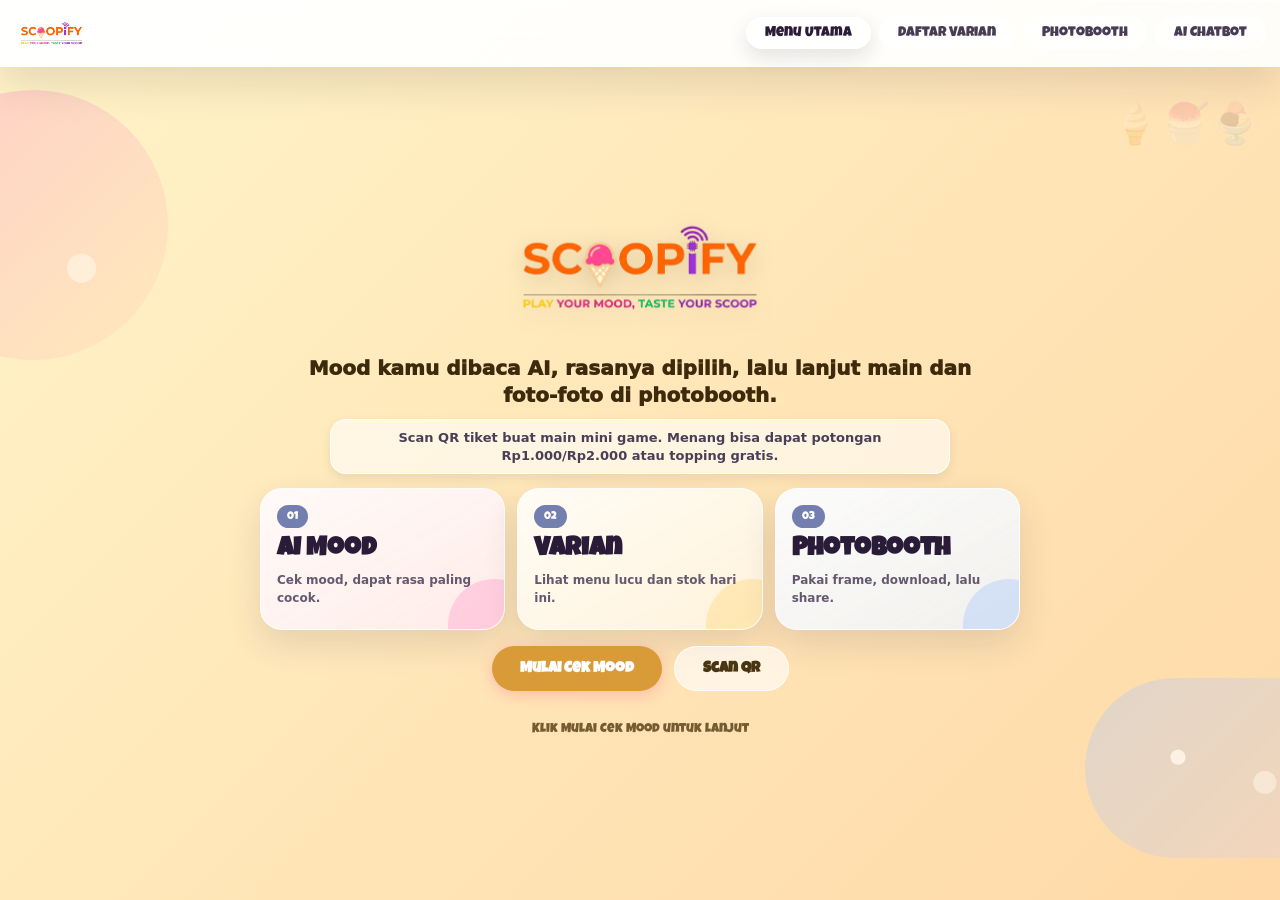
<file: index.html>
<!DOCTYPE html>
<html lang="id">
<head>
  <meta charset="UTF-8" />
  <meta name="viewport" content="width=device-width, initial-scale=1, user-scalable=yes" />
  <title>Scoopify - Es Krim AI & Gamifikasi</title>
  <link rel="stylesheet" href="styles.css" />
</head>
<body class="theme-vanilla flow-locked">
  <div class="app" id="app">
    <!-- NAVIGASI DESKTOP (hanya muncul di PC) -->
    <nav class="desktop-nav">
      <div class="nav-logo">
        <img src="assets/logo/scoopify.png" alt="Scoopify" />
      </div>
      <div class="nav-links">
        <a class="nav-link active" href="index.html">Menu Utama</a>
        <a class="nav-link" href="variants.html">Daftar Varian</a>
        <a class="nav-link" href="photobooth.html">Photobooth</a>
        <a class="nav-link" href="chatbot.html">AI Chatbot</a>
      </div>
    </nav>

    <!-- HALAMAN 1: WELCOME -->
    <section class="screen welcome" id="welcome">
      <div class="floating-icecream">
        <span>🍦</span><span>🍧</span><span>🍨</span>
      </div>
      <div class="container">
        <div class="logo">
          <img src="assets/logo/scoopify.png" alt="Scoopify" />
        </div>
        <p class="intro">Mood kamu dibaca AI, rasanya dipilih, lalu lanjut main dan foto-foto di photobooth.</p>
        <p class="home-reward-note">Scan QR tiket buat main mini game. Menang bisa dapat potongan Rp1.000/Rp2.000 atau topping gratis.</p>
        <div class="home-menu-grid" aria-label="Menu pengalaman Scoopify">
          <a class="home-menu-card" href="#analyzer" data-target="analyzer">
            <span>01</span>
            <strong>AI Mood</strong>
            <small>Cek mood, dapat rasa paling cocok.</small>
          </a>
          <a class="home-menu-card" href="variants.html">
            <span>02</span>
            <strong>Varian</strong>
            <small>Lihat menu lucu dan stok hari ini.</small>
          </a>
          <a class="home-menu-card" href="photobooth.html">
            <span>03</span>
            <strong>Photobooth</strong>
            <small>Pakai frame, download, lalu share.</small>
          </a>
        </div>
        <div class="cta-row">
          <button class="primary" data-target="analyzer">Mulai Cek Mood</button>
          <button class="ghost" id="scanBtn">📷 Scan QR</button>
        </div>
        <div class="swipe-hint mobile-only">Klik Mulai Cek Mood untuk mulai</div>
        <div class="swipe-hint desktop-only">Klik Mulai Cek Mood untuk lanjut</div>
      </div>
    </section>

    <!-- HALAMAN 2: MOOD ANALYZER -->
    <section class="screen mood" id="analyzer">
      <div class="container">
        <div class="section-head">
          <h2>🎚️ Mood Analyzer</h2>
          <p>Geser slider untuk lihat profil mood kamu hari ini.</p>
        </div>
        <div class="range-list">
          <div class="range-row">
            <div class="range-label">Energy Level</div>
            <div class="range-emoji">😴 <span>⚡</span></div>
            <input id="energyRange" type="range" min="0" max="100" value="50" />
            <div class="range-value" id="energyValue">50</div>
          </div>
          <div class="range-row">
            <div class="range-label">Stress Level</div>
            <div class="range-emoji">😌 <span>🤯</span></div>
            <input id="stressRange" type="range" min="0" max="100" value="50" />
            <div class="range-value" id="stressValue">50</div>
          </div>
          <div class="range-row">
            <div class="range-label">Social Mood</div>
            <div class="range-emoji">🧍 <span>🎉</span></div>
            <input id="socialRange" type="range" min="0" max="100" value="50" />
            <div class="range-value" id="socialValue">50</div>
          </div>
          <div class="range-row">
            <div class="range-label">Emotional State</div>
            <div class="range-emoji">😭 <span>😍</span></div>
            <input id="emotionalRange" type="range" min="0" max="100" value="50" />
            <div class="range-value" id="emotionalValue">50</div>
          </div>
          <div class="range-row">
            <div class="range-label">Adventure Level</div>
            <div class="range-emoji">🙂 <span>🔥</span></div>
            <input id="adventureRange" type="range" min="0" max="100" value="50" />
            <div class="range-value" id="adventureValue">50</div>
          </div>
        </div>
        <div class="cta-row">
          <button class="primary" id="analyzeBtn">✨ Analyze Mood</button>
        </div>
        <div class="swipe-hint mobile-only">Klik Analyze Mood untuk lihat hasil AI</div>
      </div>
    </section>

    <!-- HALAMAN 3: AI RESULT -->
    <section class="screen recommendation" id="result">
      <div class="container">
        <div class="section-head">
          <h2>🧠 AI Result</h2>
          <p>Hasil analisa mood kamu hari ini.</p>
        </div>
        <div class="mood-result">
          <h3 id="moodTitle">YOU ARE FEELING RELAXED 🌙</h3>
          <p id="moodQuote">Take a slow breath and enjoy the calm.</p>
          <div class="result-card">
            <div class="result-visual">
              <img id="resultImage" class="product-png" src="assets/menu/Vanilla.png" alt="Es krim" />
            </div>
            <div class="result-text">
              <p class="flavor" id="resultFlavorName">Vanilla Lavender</p>
              <div class="match-bar">
                <div class="match-fill" id="matchFill" style="width: 0%"></div>
              </div>
              <p class="match" id="resultMatch">Match: 0%</p>
              <p class="note" id="resultNote">Kamu butuh rasa yang lembut dan calming.</p>
              <div class="cta-row">
                <button class="primary" id="orderBtn" data-target="welcome">Back to Home</button>
                <button class="ghost" id="tryAgainBtn" data-target="analyzer">Try Again</button>
              </div>
            </div>
          </div>
        </div>
        <div class="swipe-hint mobile-only">Klik Try Again atau lanjut lewat hasil rekomendasi</div>
      </div>
    </section>
    <!-- HALAMAN 5: MINI GAME -->
    <section class="screen game" id="game">
      <div class="container">
        <div class="section-head">
          <h2>🎮 Mini Game</h2>
          <p>Mainkan memory game dan dapatkan reward.</p>
        </div>
        <div class="mini-game">
          <div class="mini-game-header">
            <h3>🧠 Memory Card Game</h3>
          </div>
          <ul class="stats">
            <li id="stars">⭐ ⭐ ⭐</li>
            <li>
              <p>Kesempatan</p>
              <p id="attempts">0</p>
            </li>
            <li>
              <p>Time</p>
              <p><span id="minutes">00</span>:<span id="seconds">00</span></p>
            </li>
            <li>
              <p>Limit</p>
              <p><span id="countdown">15</span>s</p>
            </li>
          </ul>
          <div class="game-gate" id="gameGate">
            <h3 id="gameGateTitle">Tantangan Memory</h3>
            <p id="gameGateText">Scan QR tiket dulu, lalu cocokkan kartu dalam 15 detik.</p>
            <button class="primary" id="startGameBtn">Mulai Game</button>
          </div>
          <div id="memory-game" class="memory-game"></div>
          <p class="game-status" id="gameStatus">Cocokkan kartu mood dengan rasa!</p>
          <div class="cta-row">
            <button class="ghost" id="skipGameBtn" type="button">Buka Photobooth</button>
          </div>
        </div>
        <div class="swipe-hint mobile-only">Menang dulu untuk membuka reward & share</div>
      </div>
    </section></div>

  <script src="vendor/jsQR.js"></script>
  <script src="app.js"></script>
</body>
</html>
</file>
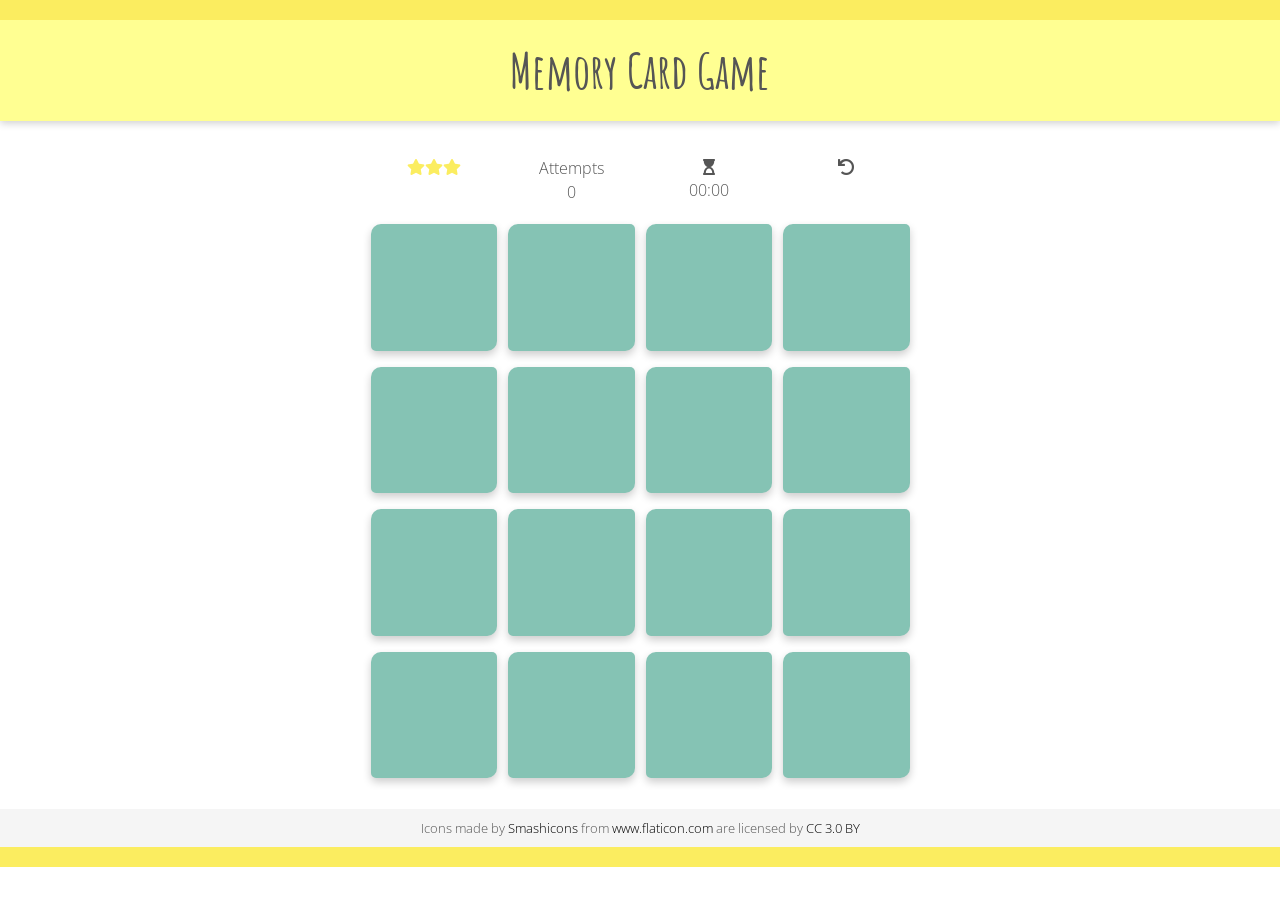
<file: mini games/index.html>
<!DOCTYPE html>
<html lang="en">
<head>
    <meta charset="UTF-8">
    <title>Memory Card Game</title>
    <meta name="viewport" content="width=device-width, initial-scale=1.0">
    <script src="https://ajax.googleapis.com/ajax/libs/jquery/3.3.1/jquery.min.js"></script>
    <link rel="stylesheet" href="https://use.fontawesome.com/releases/v5.0.9/css/all.css">
    <link href="https://fonts.googleapis.com/css?family=Amatic+SC|Open+Sans:300" rel="stylesheet">
    <link rel="stylesheet" href="https://cdn.jsdelivr.net/npm/animate.css@3.5.2/animate.min.css">
    <link rel="stylesheet" href="css/app.css">

</head>

<body>
    <header>
        <h1>Memory Card Game</h1>
    </header>
    <main>
        <section class="game">
            <ul class="stats">
                <li id="stars"><i class="fas fa-star"></i><i class="fas fa-star"></i><i class="fas fa-star"></i></li>
                <li>
                    <p>Attempts</p>
                    <p id="attempts">0</p>
                </li>
                <li><i class="fas fa-hourglass-start"></i>
                    <p><span id="minutes">00</span>:<span id="seconds">00</span></p>
                </li>
                <li><i class="fas fa-undo"></i></li>
            </ul>

            <div id="memory-game">

            </div>

        </section>
    </main>
    <footer>
        <div>Icons made by <a href="https://www.flaticon.com/authors/smashicons" title="Smashicons">Smashicons</a> from <a href="https://www.flaticon.com/" title="Flaticon">www.flaticon.com</a> are licensed by <a href="http://creativecommons.org/licenses/by/3.0/" title="Creative Commons BY 3.0" target="_blank">CC 3.0 BY</a></div>

    </footer>
    <script src="js/app.js"></script>
</body>
</html>
</file>
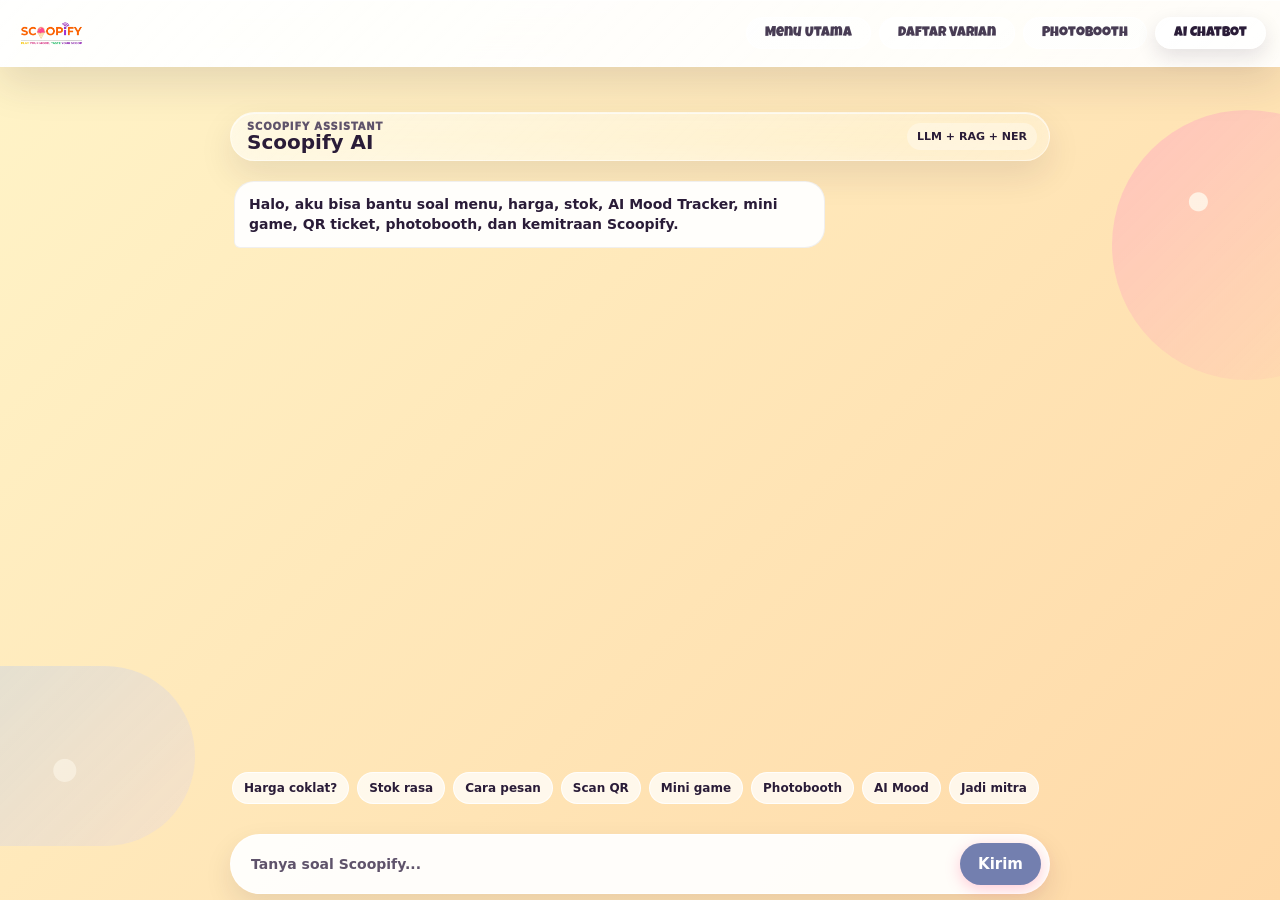
<file: chatbot.html>
<!DOCTYPE html>
<html lang="id">
<head>
  <meta charset="UTF-8" />
  <meta name="viewport" content="width=device-width, initial-scale=1, user-scalable=yes" />
  <title>AI Chatbot - Scoopify</title>
  <link rel="stylesheet" href="styles.css" />
</head>
<body class="theme-vanilla" data-page="chatbot">
  <div class="app" id="app">
    <nav class="desktop-nav">
      <div class="nav-logo">
        <img src="assets/logo/scoopify.png" alt="Scoopify" />
      </div>
      <div class="nav-links">
        <a class="nav-link" href="index.html">Menu Utama</a>
        <a class="nav-link" href="variants.html">Daftar Varian</a>
        <a class="nav-link" href="photobooth.html">Photobooth</a>
        <a class="nav-link active" href="chatbot.html">AI Chatbot</a>
      </div>
    </nav>

    <section class="screen chatbot chatbot-page" id="chatbot">
      <div class="chatbot-shell">
        <div class="chatbot-card">
          <div class="chatbot-panel-head">
            <div>
              <span>Scoopify Assistant</span>
              <strong>Scoopify AI</strong>
            </div>
            <small id="chatbotMode">LLM + RAG + NER</small>
          </div>

          <div class="chatbot-thread" id="chatbotThread" aria-label="Percakapan chatbot Scoopify">
            <div class="chatbot-bubble bot">
              <p>Halo, aku bisa bantu soal menu, harga, stok, AI Mood Tracker, mini game, QR ticket, photobooth, dan kemitraan Scoopify.</p>
            </div>
          </div>

          <div class="chatbot-prompts" aria-label="Contoh pertanyaan">
            <button type="button" data-chat-prompt="Harga coklat berapa dan masih ada?">Harga coklat?</button>
            <button type="button" data-chat-prompt="Rasa apa saja yang tersedia sekarang?">Stok rasa</button>
            <button type="button" data-chat-prompt="Cara pesan Scoopify gimana?">Cara pesan</button>
            <button type="button" data-chat-prompt="Gimana cara scan QR ticket?">Scan QR</button>
            <button type="button" data-chat-prompt="Aturan mini game Scoopify gimana?">Mini game</button>
            <button type="button" data-chat-prompt="Gimana cara pakai photobooth premium?">Photobooth</button>
            <button type="button" data-chat-prompt="AI Mood Tracker itu cara kerjanya gimana?">AI Mood</button>
            <button type="button" data-chat-prompt="Cara jadi mitra Scoopify gimana?">Jadi mitra</button>
          </div>

          <form class="chatbot-input-row" id="chatbotForm" data-api-url="https://handbook-casually-dismantle.ngrok-free.dev/chat">
            <input id="chatbotInput" type="text" autocomplete="off" placeholder="Tanya soal Scoopify..." aria-label="Pesan untuk chatbot" />
            <button class="primary" id="chatbotSend" type="submit">Kirim</button>
          </form>
        </div>
      </div>
    </section>
  </div>

  <script src="app.js"></script>
</body>
</html>
</file>
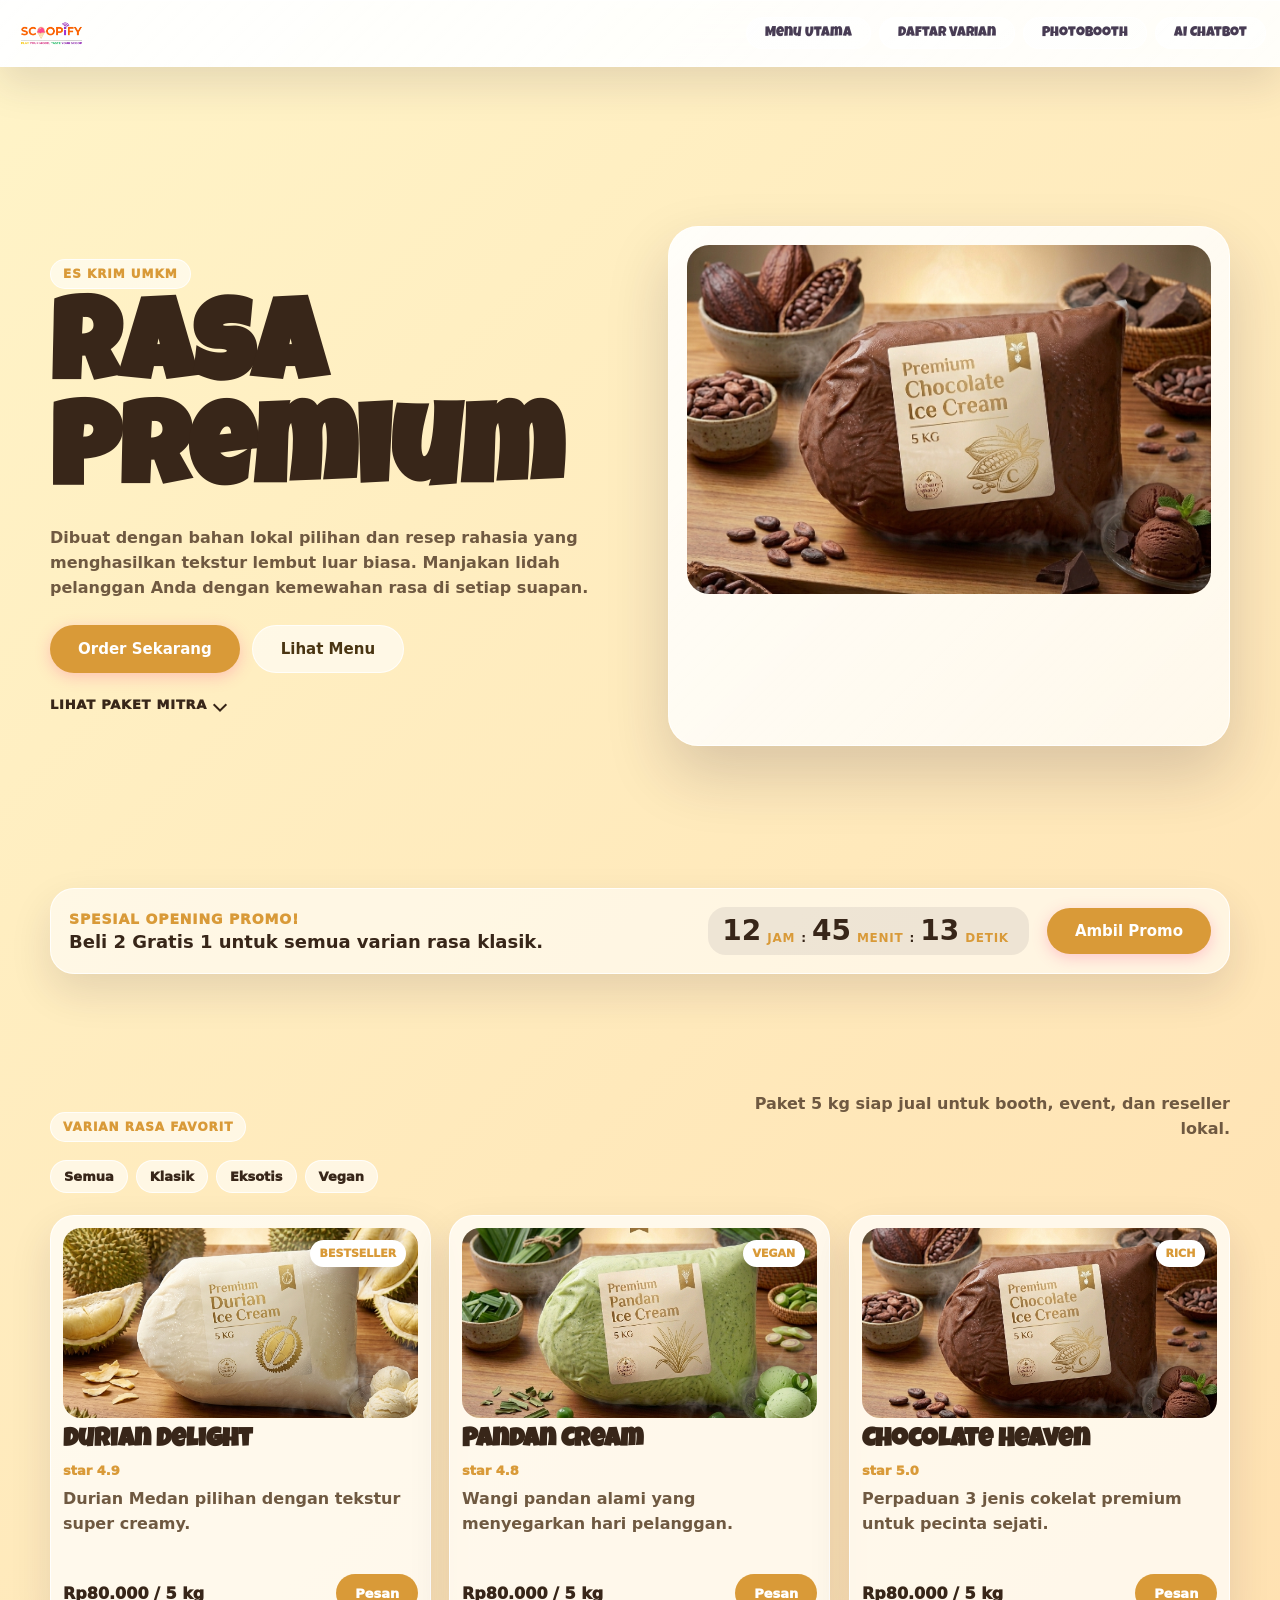
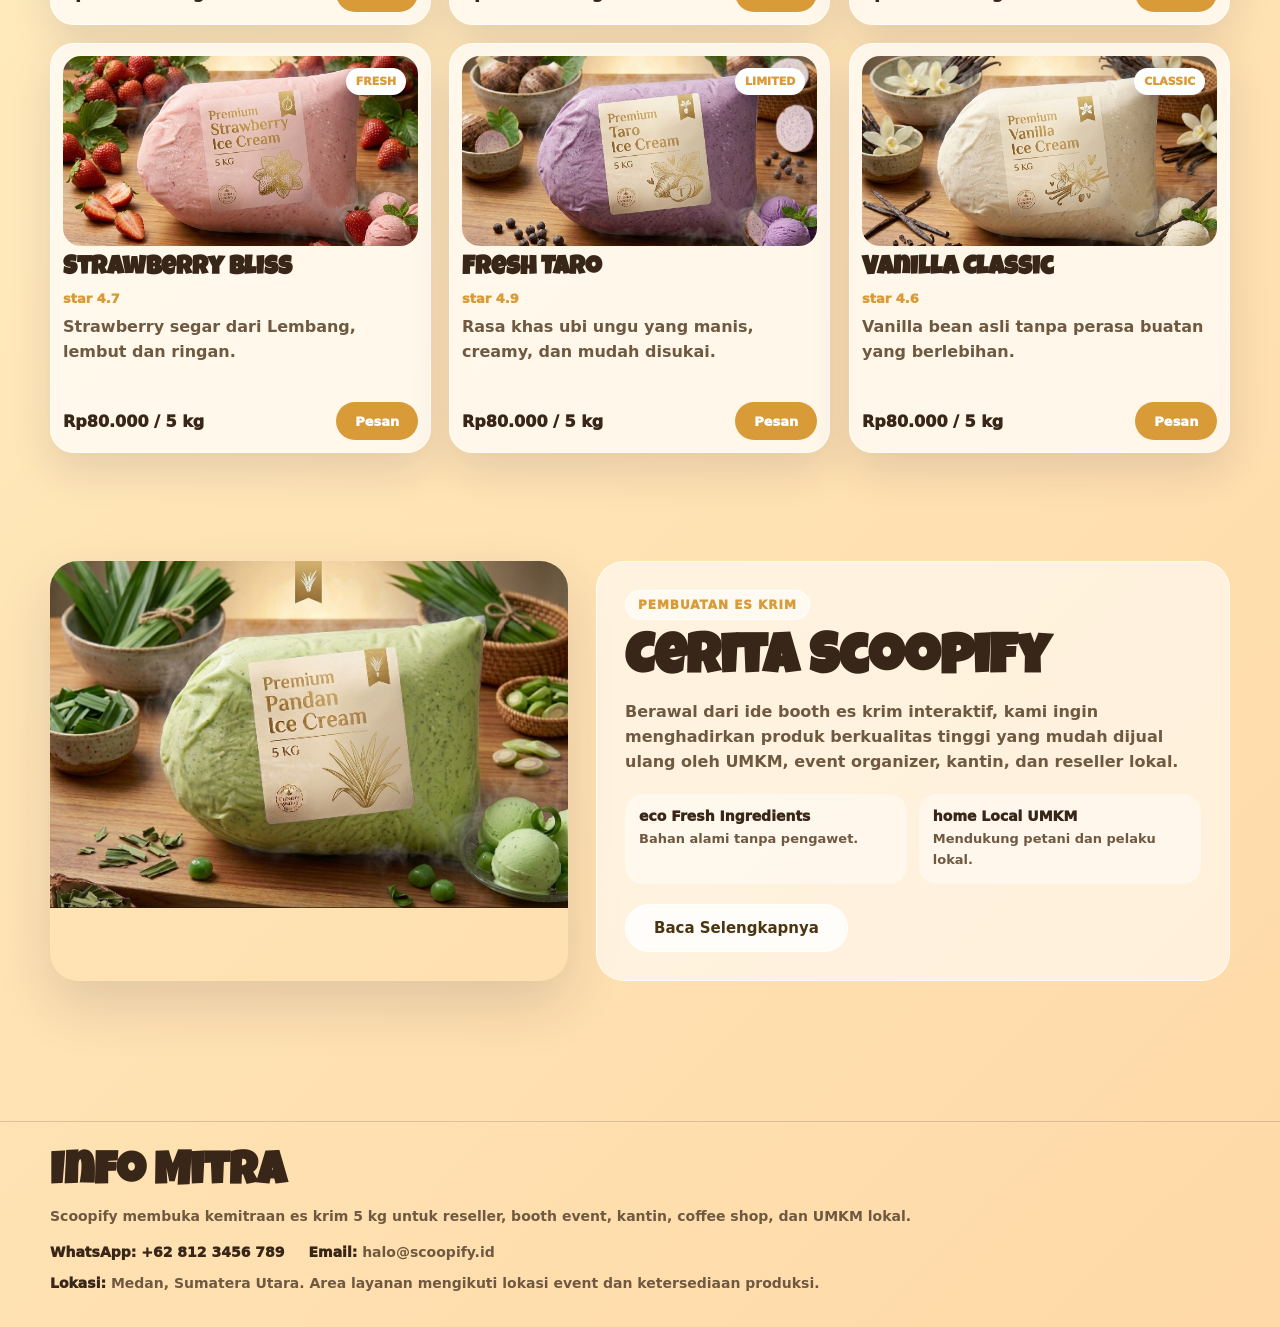
<file: mitra.html>
<!DOCTYPE html>
<html lang="id">
<head>
  <meta charset="UTF-8" />
  <meta name="viewport" content="width=device-width, initial-scale=1, user-scalable=yes" />
  <title>Gabung Mitra - Scoopify</title>
  <link rel="stylesheet" href="styles.css" />
</head>
<body class="theme-vanilla" data-page="partner">
  <div class="app partner-app" id="app">
    <nav class="desktop-nav">
      <div class="nav-logo">
        <img src="assets/logo/scoopify.png" alt="Scoopify" />
      </div>
      <div class="nav-links">
        <a class="nav-link" href="index.html">Menu Utama</a>
        <a class="nav-link" href="variants.html">Daftar Varian</a>
        <a class="nav-link" href="photobooth.html">Photobooth</a>
        <a class="nav-link" href="chatbot.html">AI Chatbot</a>
      </div>
    </nav>

    <main class="partner-page">
      <section class="partner-hero">
        <div class="partner-hero-copy">
          <span class="partner-kicker">Es Krim UMKM</span>
          <h1>Rasa Premium</h1>
          <p>Dibuat dengan bahan lokal pilihan dan resep rahasia yang menghasilkan tekstur lembut luar biasa. Manjakan lidah pelanggan Anda dengan kemewahan rasa di setiap suapan.</p>
          <div class="partner-hero-actions">
            <a class="primary nav-button-link" href="#partner-menu">Order Sekarang</a>
            <a class="ghost nav-button-link" href="#partner-menu">Lihat Menu</a>
          </div>
          <a class="partner-down" href="#partner-menu" aria-label="Turun ke menu">Lihat paket mitra</a>
        </div>
        <div class="partner-hero-visual">
          <img src="assets/menu mitra/Chocolate_Heaven.jpg" alt="Chocolate Heaven 5 kg" />
        </div>
      </section>

      <section class="partner-promo reveal-on-scroll" aria-label="Promo opening mitra">
        <div>
          <span>Spesial Opening Promo!</span>
          <p>Beli 2 Gratis 1 untuk semua varian rasa klasik.</p>
        </div>
        <div class="partner-countdown" aria-label="Countdown promo">
          <strong id="partnerHours">12</strong><span>Jam</span>
          <b>:</b>
          <strong id="partnerMinutes">45</strong><span>Menit</span>
          <b>:</b>
          <strong id="partnerSeconds">16</strong><span>Detik</span>
        </div>
        <a class="primary nav-button-link" href="https://wa.me/628123456789?text=Halo%20Scoopify%2C%20saya%20mau%20ambil%20promo%20mitra%20Beli%202%20Gratis%201." target="_blank" rel="noopener">Ambil Promo</a>
      </section>

      <section class="partner-menu" id="partner-menu">
        <div class="partner-section-head reveal-on-scroll">
          <span>Varian Rasa Favorit</span>
          <h2>Paket 5 kg siap jual untuk booth, event, dan reseller lokal.</h2>
        </div>
        <div class="partner-filter-row reveal-on-scroll" aria-label="Kategori menu mitra">
          <span>Semua</span>
          <span>Klasik</span>
          <span>Eksotis</span>
          <span>Vegan</span>
        </div>

        <div class="partner-product-grid">
          <article class="partner-product-card reveal-on-scroll">
            <img src="assets/menu mitra/Durian_Delight.jpg" alt="Durian Delight" />
            <span class="partner-badge">Bestseller</span>
            <h3>Durian Delight</h3>
            <p class="partner-rating">star 4.9</p>
            <p>Durian Medan pilihan dengan tekstur super creamy.</p>
            <div class="partner-product-foot">
              <strong>Rp80.000 / 5 kg</strong>
              <a href="https://wa.me/628123456789?text=Halo%20Scoopify%2C%20saya%20mau%20pesan%20Durian%20Delight%205%20kg." target="_blank" rel="noopener">Pesan</a>
            </div>
          </article>

          <article class="partner-product-card reveal-on-scroll">
            <img src="assets/menu mitra/Pandan_Cream.jpg" alt="Pandan Cream" />
            <span class="partner-badge">Vegan</span>
            <h3>Pandan Cream</h3>
            <p class="partner-rating">star 4.8</p>
            <p>Wangi pandan alami yang menyegarkan hari pelanggan.</p>
            <div class="partner-product-foot">
              <strong>Rp80.000 / 5 kg</strong>
              <a href="https://wa.me/628123456789?text=Halo%20Scoopify%2C%20saya%20mau%20pesan%20Pandan%20Cream%205%20kg." target="_blank" rel="noopener">Pesan</a>
            </div>
          </article>

          <article class="partner-product-card reveal-on-scroll">
            <img src="assets/menu mitra/Chocolate_Heaven.jpg" alt="Chocolate Heaven" />
            <span class="partner-badge">Rich</span>
            <h3>Chocolate Heaven</h3>
            <p class="partner-rating">star 5.0</p>
            <p>Perpaduan 3 jenis cokelat premium untuk pecinta sejati.</p>
            <div class="partner-product-foot">
              <strong>Rp80.000 / 5 kg</strong>
              <a href="https://wa.me/628123456789?text=Halo%20Scoopify%2C%20saya%20mau%20pesan%20Chocolate%20Heaven%205%20kg." target="_blank" rel="noopener">Pesan</a>
            </div>
          </article>

          <article class="partner-product-card reveal-on-scroll">
            <img src="assets/menu mitra/Strawberry_Bliss.jpg" alt="Strawberry Bliss" />
            <span class="partner-badge">Fresh</span>
            <h3>Strawberry Bliss</h3>
            <p class="partner-rating">star 4.7</p>
            <p>Strawberry segar dari Lembang, lembut dan ringan.</p>
            <div class="partner-product-foot">
              <strong>Rp80.000 / 5 kg</strong>
              <a href="https://wa.me/628123456789?text=Halo%20Scoopify%2C%20saya%20mau%20pesan%20Strawberry%20Bliss%205%20kg." target="_blank" rel="noopener">Pesan</a>
            </div>
          </article>

          <article class="partner-product-card reveal-on-scroll">
            <img src="assets/menu mitra/Fresh_Taro.jpg" alt="Fresh Taro" />
            <span class="partner-badge">Limited</span>
            <h3>Fresh Taro</h3>
            <p class="partner-rating">star 4.9</p>
            <p>Rasa khas ubi ungu yang manis, creamy, dan mudah disukai.</p>
            <div class="partner-product-foot">
              <strong>Rp80.000 / 5 kg</strong>
              <a href="https://wa.me/628123456789?text=Halo%20Scoopify%2C%20saya%20mau%20pesan%20Fresh%20Taro%205%20kg." target="_blank" rel="noopener">Pesan</a>
            </div>
          </article>

          <article class="partner-product-card reveal-on-scroll">
            <img src="assets/menu mitra/Vanilla_Classic.jpg" alt="Vanilla Classic" />
            <span class="partner-badge">Classic</span>
            <h3>Vanilla Classic</h3>
            <p class="partner-rating">star 4.6</p>
            <p>Vanilla bean asli tanpa perasa buatan yang berlebihan.</p>
            <div class="partner-product-foot">
              <strong>Rp80.000 / 5 kg</strong>
              <a href="https://wa.me/628123456789?text=Halo%20Scoopify%2C%20saya%20mau%20pesan%20Vanilla%20Classic%205%20kg." target="_blank" rel="noopener">Pesan</a>
            </div>
          </article>
        </div>
      </section>

      <section class="partner-story">
        <div class="partner-story-image reveal-on-scroll">
          <img src="assets/menu mitra/Pandan_Cream.jpg" alt="Pembuatan es krim Scoopify" />
        </div>
        <div class="partner-story-copy reveal-on-scroll">
          <span>Pembuatan es krim</span>
          <h2>Cerita Scoopify</h2>
          <p>Berawal dari ide booth es krim interaktif, kami ingin menghadirkan produk berkualitas tinggi yang mudah dijual ulang oleh UMKM, event organizer, kantin, dan reseller lokal.</p>
          <div class="partner-values">
            <div>
              <strong>eco Fresh Ingredients</strong>
              <p>Bahan alami tanpa pengawet.</p>
            </div>
            <div>
              <strong>home Local UMKM</strong>
              <p>Mendukung petani dan pelaku lokal.</p>
            </div>
          </div>
          <a class="ghost nav-button-link" href="https://wa.me/628123456789?text=Halo%20Scoopify%2C%20saya%20mau%20tanya%20program%20mitra." target="_blank" rel="noopener">Baca Selengkapnya</a>
        </div>
      </section>

    </main>

    <footer class="partner-footer reveal-on-scroll" aria-label="Informasi lengkap kemitraan Scoopify">
      <div class="partner-footer-inner">
        <h2>Info Mitra</h2>
        <p>Scoopify membuka kemitraan es krim 5 kg untuk reseller, booth event, kantin, coffee shop, dan UMKM lokal.</p>
        <div class="partner-footer-text">
          <p><strong>WhatsApp:</strong> <a href="https://wa.me/628123456789?text=Halo%20Scoopify%2C%20saya%20mau%20jadi%20mitra." target="_blank" rel="noopener">+62 812 3456 789</a></p>
          <p><strong>Email:</strong> halo@scoopify.id</p>
          <p><strong>Lokasi:</strong> Medan, Sumatera Utara. Area layanan mengikuti lokasi event dan ketersediaan produksi.</p>
        </div>
      </div>
    </footer>
  </div>
  <script src="app.js"></script>
</body>
</html>
</file>
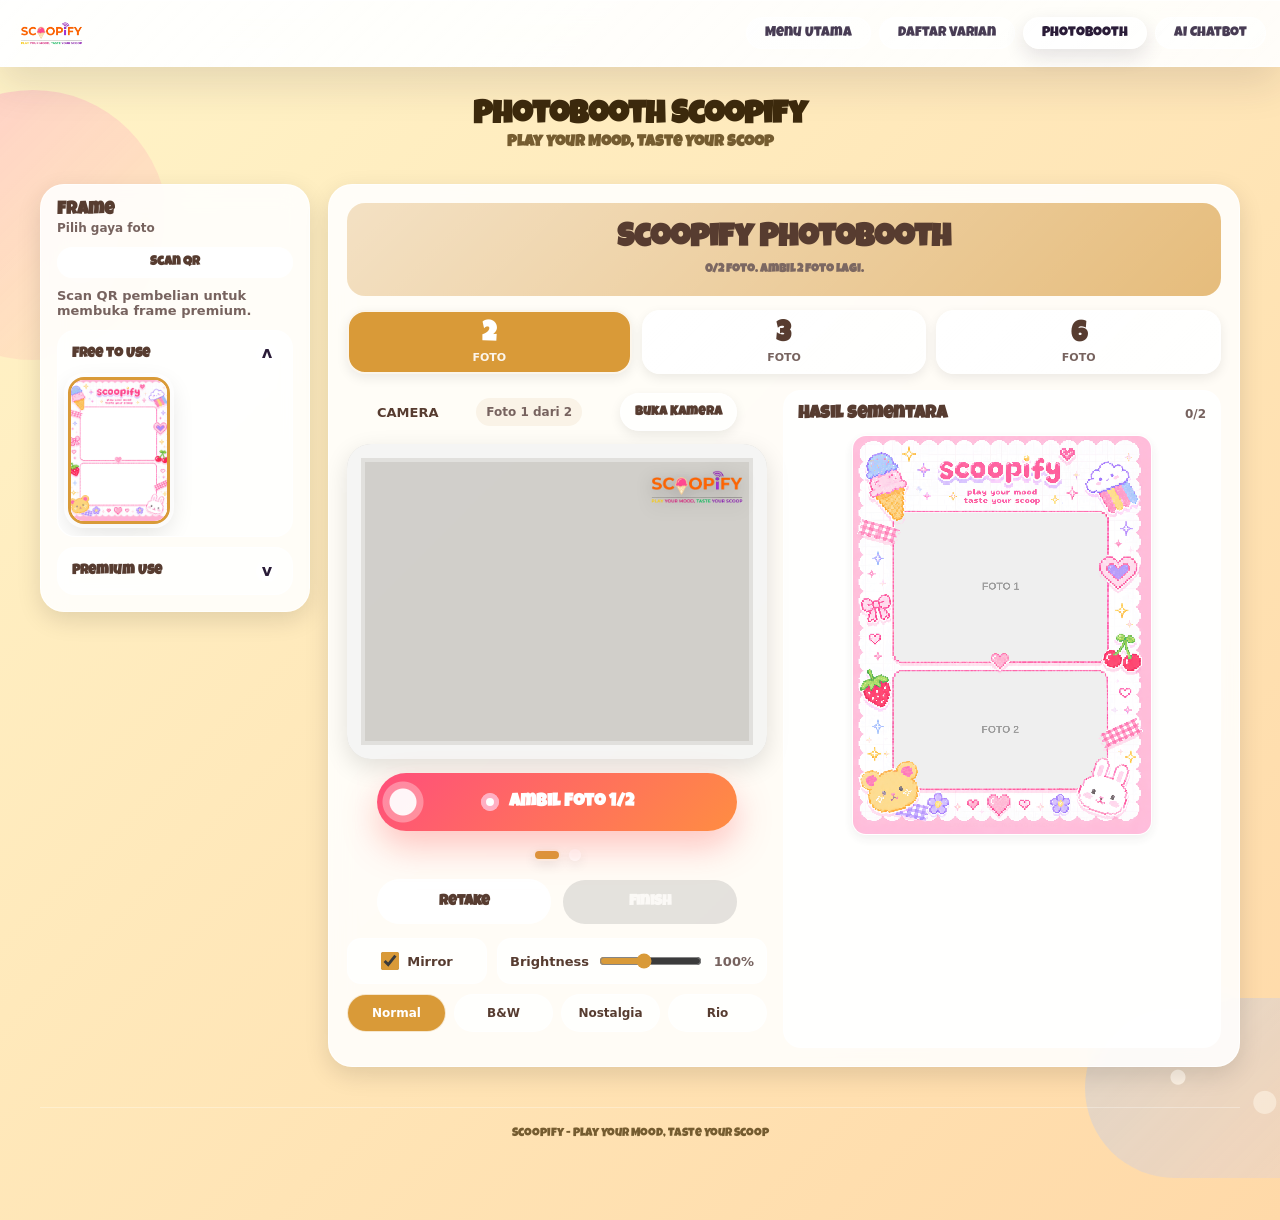
<file: photobooth.html>
<!DOCTYPE html>
<html lang="id">
<head>
  <meta charset="UTF-8" />
  <meta name="viewport" content="width=device-width, initial-scale=1, user-scalable=yes" />
  <title>Photobooth - Scoopify</title>
  <link rel="stylesheet" href="styles.css" />
</head>
<body class="theme-vanilla" data-page="photobooth">
  <div class="app" id="app">
    <nav class="desktop-nav">
      <div class="nav-logo">
        <img src="assets/logo/scoopify.png" alt="Scoopify" />
      </div>
      <div class="nav-links">
        <a class="nav-link" href="index.html">Menu Utama</a>
        <a class="nav-link" href="variants.html">Daftar Varian</a>
        <a class="nav-link active" href="photobooth.html">Photobooth</a>
        <a class="nav-link" href="chatbot.html">AI Chatbot</a>
      </div>
    </nav>

    <section class="screen share photobooth-page" id="photobooth">
      <div class="container">
        <div class="section-head">
          <h2>Photobooth Scoopify</h2>
          <p class="tagline">Play Your Mood, Taste Your Scoop</p>
        </div>
        <div class="booth-mobile-steps" aria-label="Navigasi photobooth mobile">
          <button class="booth-step active" type="button" data-booth-step="frame">Frame</button>
          <button class="booth-step" type="button" data-booth-step="camera">Kamera</button>
          <button class="booth-step" type="button" data-booth-step="result">Hasil</button>
        </div>
        <div class="photobooth-shell">
          <aside class="frame-sidebar" id="boothFrames" aria-label="Daftar frame photobooth">
            <div class="frame-sidebar-head">
              <span>Frame</span>
              <small>Pilih gaya foto</small>
            </div>
            <button class="ghost small booth-scan-btn" id="scanBtn" type="button">Scan QR</button>
            <p class="booth-lock-note" id="boothLockNote">Scan QR pembelian untuk membuka frame premium.</p>
            <div class="booth-frame-cabinets" aria-label="Pilihan frame photobooth">
              <details class="frame-cabinet" open>
                <summary>Free to Use</summary>
                <div class="booth-frame-list">
                  <button class="booth-frame active free-frame" type="button" data-frame="basic" aria-label="Pilih frame gratis"></button>
                </div>
              </details>
              <details class="frame-cabinet">
                <summary>Premium Use</summary>
                <div class="booth-frame-list">
                  <button class="booth-frame premium-frame" type="button" data-frame="cute-doodle-journal" aria-label="Pilih frame premium cute doodle journal"></button>
                  <button class="booth-frame premium-frame" type="button" data-frame="low-poly" aria-label="Pilih frame premium low poly"></button>
                  <button class="booth-frame premium-frame" type="button" data-frame="old-game" aria-label="Pilih frame premium old game"></button>
                  <button class="booth-frame premium-frame" type="button" data-frame="windows-7" aria-label="Pilih frame premium windows 7"></button>
                </div>
              </details>
            </div>
          </aside>

          <main class="booth-workspace">
            <div class="share-preview" id="sharePreview">
              <span>Scoopify Photobooth</span>
              <small id="boothStatus">Pilih layout, buka kamera, lalu ambil foto.</small>
            </div>

            <div class="booth-layout-switcher" aria-label="Pilihan layout photobooth">
              <button class="booth-layout active" type="button" data-layout="2">
                <span>2</span>
                <small>Foto</small>
              </button>
              <button class="booth-layout" type="button" data-layout="3">
                <span>3</span>
                <small>Foto</small>
              </button>
              <button class="booth-layout" type="button" data-layout="6">
                <span>6</span>
                <small>Foto</small>
              </button>
            </div>

            <div class="booth-stage">
              <div class="booth-camera-panel" id="boothCamera">
                <div class="camera-panel-head">
                  <span>Camera</span>
                  <small id="boothProgressText">Foto 1 dari 1</small>
                  <button class="camera-open-btn" id="openFilterBtn" type="button">Buka Kamera</button>
                </div>
                <div class="camera-shell">
                  <video id="cameraVideo" playsinline autoplay muted></video>
                  <canvas id="cameraCanvas"></canvas>
                  <div class="booth-countdown" id="boothCountdown" hidden>3</div>
                  <div class="frame-overlay" id="frameOverlay">
                    <img class="frame-logo" src="assets/logo/scoopify.png" alt="Scoopify" />
                  </div>
                </div>

                <button class="booth-shutter" id="captureBtn" type="button">
                  <span class="shutter-dot"></span>
                  <strong id="captureBtnText">Ambil Foto 1/1</strong>
                </button>
                <div class="booth-take-progress" id="boothTakeProgress" aria-label="Progress pengambilan foto"></div>
                <div class="share-buttons booth-camera-actions">
                  <button class="ghost" id="retakeBoothBtn" type="button">Retake</button>
                  <button class="primary finish-action" id="finishBoothBtn" type="button">Finish</button>
                </div>

                <div class="booth-settings" aria-label="Setting kamera">
                  <label class="booth-toggle">
                    <input id="mirrorToggle" type="checkbox" checked />
                    <span>Mirror</span>
                  </label>
                  <label class="booth-slider">
                    <span>Brightness</span>
                    <input id="brightnessRange" type="range" min="70" max="140" value="100" />
                    <output id="brightnessValue">100%</output>
                  </label>
                  <div class="booth-filter-controls" aria-label="Filter kamera">
                    <button class="booth-filter active" type="button" data-filter="normal">Normal</button>
                    <button class="booth-filter" type="button" data-filter="bnw">B&W</button>
                    <button class="booth-filter" type="button" data-filter="nostalgia">Nostalgia</button>
                    <button class="booth-filter" type="button" data-filter="rio">Rio</button>
                  </div>
                </div>
              </div>

              <aside class="shot-tray" id="boothResult" aria-label="Hasil foto sementara">
                <div class="shot-tray-head">
                  <span>Hasil sementara</span>
                  <small id="shotCounter">0/1</small>
                </div>
                <div class="booth-shot-list" id="boothShotTray"></div>
                <div class="share-buttons booth-action-row booth-export-row">
                  <button class="ghost booth-export" id="downloadFrameBtn" type="button" hidden>Download Hasil</button>
                  <button class="ghost booth-export" id="shareBtn" type="button" hidden>Share</button>
                </div>
              </aside>
            </div>
          </main>
        </div>
        <footer class="footer">Scoopify - Play Your Mood, Taste Your Scoop</footer>
      </div>
    </section>
  </div>

  <script src="vendor/jsQR.js"></script>
  <script src="app.js"></script>
</body>
</html>
</file>
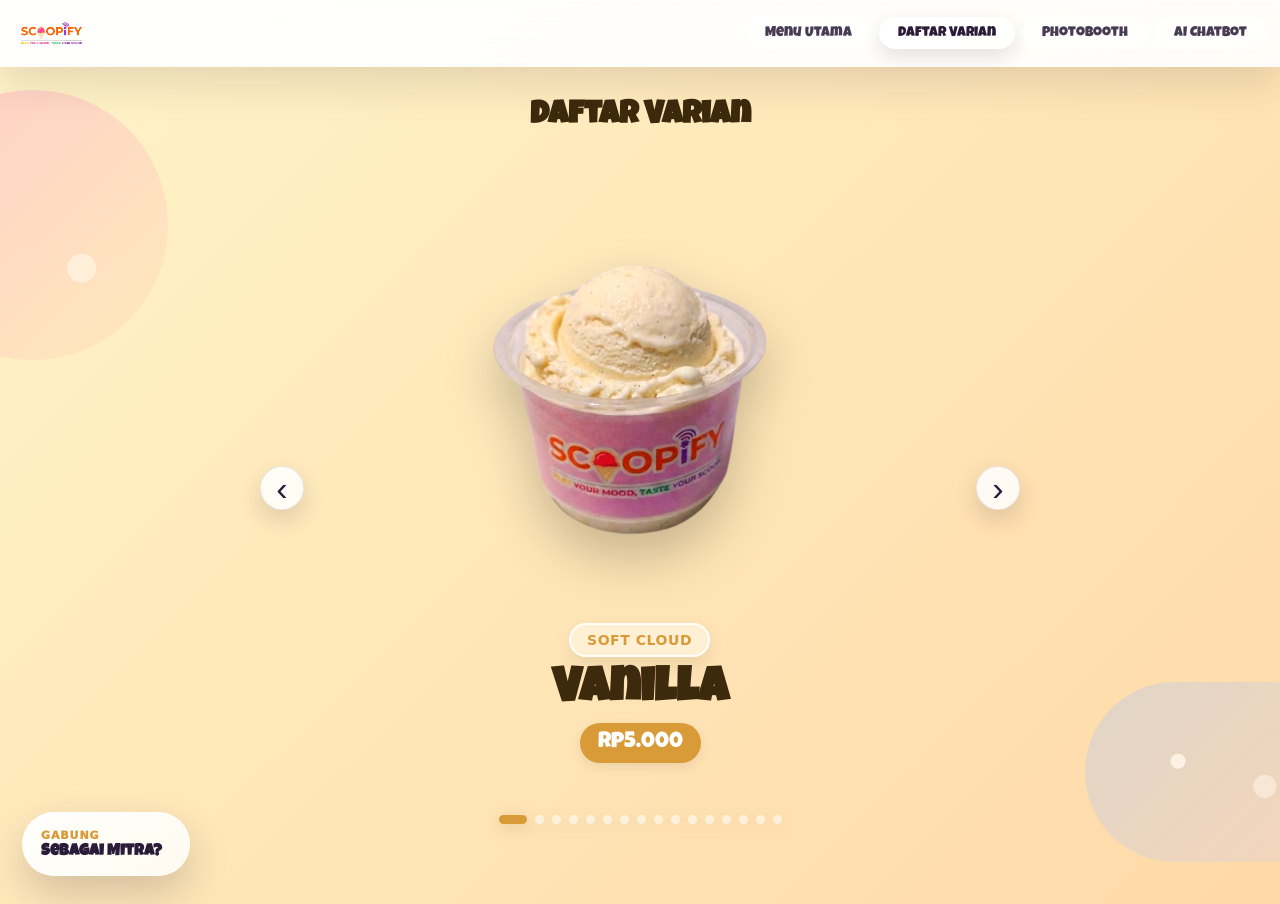
<file: variants.html>
<!DOCTYPE html>
<html lang="id">
<head>
  <meta charset="UTF-8" />
  <meta name="viewport" content="width=device-width, initial-scale=1, user-scalable=yes" />
  <title>Daftar Varian - Scoopify</title>
  <link rel="stylesheet" href="styles.css" />
</head>
<body class="theme-vanilla">
  <div class="app" id="app">
    <nav class="desktop-nav">
      <div class="nav-logo">
        <img src="assets/logo/scoopify.png" alt="Scoopify" />
      </div>
      <div class="nav-links">
        <a class="nav-link" href="index.html">Menu Utama</a>
        <a class="nav-link active" href="variants.html">Daftar Varian</a>
        <a class="nav-link" href="photobooth.html">Photobooth</a>
        <a class="nav-link" href="chatbot.html">AI Chatbot</a>
      </div>
    </nav>

    <section class="screen variants" id="variants">
      <div class="container">
        <div class="section-head">
          <h2>Daftar Varian</h2>
        </div>
        <div class="variant-showcase" id="variantShowcase">
          <button class="variant-arrow" id="variantPrev" aria-label="Varian sebelumnya">&lsaquo;</button>
          <div class="variant-track" id="variantTrack" tabindex="0" aria-label="Daftar varian Scoopify">
            <article class="variant-card active" data-theme="theme-vanilla">
              <img class="variant-product" src="assets/menu/menu-v2/Vanilla.png" alt="Vanilla" />
              <p class="variant-nickname">Soft Cloud</p>
              <h3>Vanilla</h3>
              <p class="variant-price">Rp5.000</p>
            </article>
            <article class="variant-card" data-theme="theme-taro">
              <img class="variant-product" src="assets/menu/menu-v2/Taro.png" alt="Taro" />
              <p class="variant-nickname">Purple Puff</p>
              <h3>Taro</h3>
              <p class="variant-price">Rp5.000</p>
            </article>
            <article class="variant-card" data-theme="theme-choco">
              <img class="variant-product" src="assets/menu/menu-v2/Coklat.png" alt="Coklat" />
              <p class="variant-nickname">Choco Hug</p>
              <h3>Coklat</h3>
              <p class="variant-price">Rp5.000</p>
            </article>
            <article class="variant-card sold-out" data-theme="theme-durian">
              <img class="variant-product" src="assets/menu/menu-v2/Durian.png" alt="Duren" />
              <p class="variant-nickname">Drama King</p>
              <h3>Duren</h3>
              <p class="variant-price">Sold Out</p>
            </article>
            <article class="variant-card" data-theme="theme-vanilla-taro">
              <img class="variant-product" src="assets/menu/menu-v2/Vanilla Taro.png" alt="Vanilla Taro" />
              <p class="variant-nickname">Lilac Daydream</p>
              <h3>Vanilla Taro</h3>
              <p class="variant-price">Rp5.000</p>
            </article>
            <article class="variant-card" data-theme="theme-taro-choco">
              <img class="variant-product" src="assets/menu/menu-v2/Taro Coklat.png" alt="Taro Coklat" />
              <p class="variant-nickname">Moody Munch</p>
              <h3>Taro Coklat</h3>
              <p class="variant-price">Rp5.000</p>
            </article>
            <article class="variant-card" data-theme="theme-choco-vanilla">
              <img class="variant-product" src="assets/menu/menu-v2/Coklat Vanilla.png" alt="Coklat Vanilla" />
              <p class="variant-nickname">Cozy Duo</p>
              <h3>Coklat Vanilla</h3>
              <p class="variant-price">Rp5.000</p>
            </article>
            <article class="variant-card sold-out" data-theme="theme-durian-vanilla">
              <img class="variant-product" src="assets/menu/menu-v2/Duren Vanilla.png" alt="Duren Vanilla" />
              <p class="variant-nickname">Bold Sweetie</p>
              <h3>Duren Vanilla</h3>
              <p class="variant-price">Sold Out</p>
            </article>
            <article class="variant-card sold-out" data-theme="theme-taro-durian">
              <img class="variant-product" src="assets/menu/menu-v2/Taro Duren.png" alt="Taro Duren" />
              <p class="variant-nickname">Tiny Daredevil</p>
              <h3>Taro Duren</h3>
              <p class="variant-price">Sold Out</p>
            </article>
            <article class="variant-card sold-out" data-theme="theme-durian-choco">
              <img class="variant-product" src="assets/menu/menu-v2/Duren Coklat.png.png" alt="Duren Coklat" />
              <p class="variant-nickname">Volcano Hug</p>
              <h3>Duren Coklat</h3>
              <p class="variant-price">Sold Out</p>
            </article>
            <article class="variant-card" data-theme="theme-vanilla-choco">
              <img class="variant-product" src="assets/menu/menu-v2/Coklat Vanilla.png" alt="Vanilla Coklat" />
              <p class="variant-nickname">Classic Cuddle</p>
              <h3>Vanilla Coklat</h3>
              <p class="variant-price">Rp5.000</p>
            </article>
            <article class="variant-card" data-theme="theme-taro-vanilla-choco">
              <img class="variant-product" src="assets/menu/menu-v2/Taro Vanilla Coklat.png" alt="Taro Vanilla Coklat" />
              <p class="variant-nickname">Triple Trouble</p>
              <h3>Taro Vanilla Coklat</h3>
              <p class="variant-price">Rp5.000</p>
            </article>
            <article class="variant-card sold-out" data-theme="theme-taro-vanilla-durian">
              <img class="variant-product" src="assets/menu/menu-v2/Taro Vanilla Duren.png" alt="Taro Vanilla Duren" />
              <p class="variant-nickname">Sweet Chaos</p>
              <h3>Taro Vanilla Duren</h3>
              <p class="variant-price">Sold Out</p>
            </article>
            <article class="variant-card sold-out" data-theme="theme-durian-choco-vanilla">
              <img class="variant-product" src="assets/menu/menu-v2/Duren Coklat Vanilla.png" alt="Duren Coklat Vanilla" />
              <p class="variant-nickname">Royal Scoop Squad</p>
              <h3>Duren Coklat Vanilla</h3>
              <p class="variant-price">Sold Out</p>
            </article>
            <article class="variant-card sold-out" data-theme="theme-strawberry">
              <img class="variant-product" src="assets/menu/menu-v2/Stroberi.png" alt="Strawberry Spark" />
              <p class="variant-nickname">Pink Wink</p>
              <h3>Strawberry Spark</h3>
              <p class="variant-price">Sold Out</p>
            </article>
            <article class="variant-card sold-out" data-theme="theme-nangka">
              <img class="variant-product" src="assets/menu/menu-v2/Nangka.png" alt="Nangka Classic" />
              <p class="variant-nickname">Golden Throwback</p>
              <h3>Nangka Classic</h3>
              <p class="variant-price">Sold Out</p>
            </article>
          </div>
          <button class="variant-arrow" id="variantNext" aria-label="Varian berikutnya">&rsaquo;</button>
        </div>
        <div class="variant-dots" id="variantDots" aria-label="Navigasi varian"></div>
      </div>
      <a class="partner-bubble" href="mitra.html" aria-label="Gabung sebagai mitra Scoopify">
        <span>Gabung</span>
        <strong>Sebagai Mitra?</strong>
      </a>
    </section>
  </div>

  <script src="app.js"></script>
</body>
</html>
</file>
<file: styles.css>
:root {
  --bg-grad: linear-gradient(135deg, #FFB7B2, #FFD6A5);
  --accent: #FF6B6B;
  --accent-dark: #e55a5a;
  --text: #3a2a45;
  --text-strong: #2a1c38;
  --muted: #6c6c7a;
  --surface: rgba(255, 255, 255, 0.9);
  --surface-dark: rgba(255, 255, 255, 0.95);
  --shadow-sm: 0 4px 12px rgba(0, 0, 0, 0.08);
  --shadow-md: 0 8px 24px rgba(0, 0, 0, 0.12);
  --shadow-lg: 0 16px 48px rgba(0, 0, 0, 0.15);
  --radius-lg: 32px;
  --radius-md: 20px;
  --radius-sm: 14px;
  --transition: all 0.3s cubic-bezier(0.4, 0, 0.2, 1);
}

@font-face {
  font-family: "Luckiest Guy";
  src: url("assets/font/LuckiestGuy-Regular.ttf") format("truetype");
  font-weight: 400;
  font-style: normal;
  font-display: swap;
}

* {
  box-sizing: border-box;
  margin: 0;
  padding: 0;
}

body {
  font-family: "Luckiest Guy", system-ui, -apple-system, "Segoe UI", sans-serif;
  color: var(--text);
  background: var(--bg-grad);
  min-height: 100vh;
  transition: background 0.5s cubic-bezier(0.2, 0.9, 0.4, 1.1);
}

/* Desktop Navigation */
.desktop-nav {
  position: fixed;
  top: 0;
  left: 0;
  right: 0;
  width: 100%;
  max-width: none;
  transform: translateY(0);
  background:
    linear-gradient(135deg, rgba(255, 255, 255, 0.88), rgba(255, 255, 255, 0.62)),
    rgba(255, 255, 255, 0.78);
  backdrop-filter: blur(18px) saturate(1.25);
  -webkit-backdrop-filter: blur(18px) saturate(1.25);
  padding: 5px 14px;
  display: flex;
  justify-content: space-between;
  align-items: center;
  z-index: 1000;
  box-shadow:
    0 16px 42px rgba(43, 28, 56, 0.13),
    inset 0 1px 0 rgba(255, 255, 255, 0.82),
    inset 0 -1px 0 rgba(255, 255, 255, 0.2);
  border: 1px solid rgba(255, 255, 255, 0.58);
  border-width: 0 0 1px;
  border-radius: 0;
  transition: transform 0.3s ease, background 0.3s ease;
}

.desktop-nav.hidden {
  transform: translateY(-110%);
}

.nav-logo {
  display: flex;
  align-items: center;
  justify-content: center;
  width: 75px;
  height: 56px;
  overflow: hidden;
}

.nav-logo img {
  width: 75px;
  height: 75px;
  object-fit: contain;
  transform: scale(1.18);
  transform-origin: center;
}

.nav-links {
  display: flex;
  gap: 8px;
  flex-wrap: wrap;
  justify-content: flex-end;
}

.nav-link {
  background:
    linear-gradient(135deg, rgba(255, 255, 255, 0.86), rgba(255, 255, 255, 0.56));
  border: 1px solid rgba(255, 255, 255, 0.82);
  padding: 8px 18px;
  border-radius: 40px;
  font-size: 14px;
  font-weight: 500;
  cursor: pointer;
  transition: var(--transition);
  color: rgba(42, 28, 56, 0.86);
  font-family: inherit;
  text-decoration: none;
  display: inline-flex;
  align-items: center;
  justify-content: center;
}

.nav-link:hover {
  background: #fff;
  transform: translateY(-1px);
}

.nav-link.active {
  background:
    linear-gradient(135deg, #ffffff, rgba(255, 255, 255, 0.78));
  color: #2a1c38;
  border-color: #fff;
  box-shadow:
    0 8px 20px rgba(43, 28, 56, 0.12),
    inset 0 1px 0 rgba(255, 255, 255, 0.9);
}

.nav-link.disabled {
  opacity: 0.5;
  cursor: not-allowed;
  pointer-events: none;
}

/* ========== SCREEN SECTIONS ========== */
.screen {
  min-height: 100vh;
  padding: 80px 24px 60px;
  display: flex;
  align-items: center;
  scroll-snap-align: start;
  position: relative;
  overflow: hidden;
  isolation: isolate;
}

.screen::before,
.screen::after {
  content: "";
  position: absolute;
  z-index: -1;
  pointer-events: none;
  opacity: 0.72;
}

.screen::before {
  width: 270px;
  height: 270px;
  left: max(-120px, -8vw);
  top: 90px;
  border-radius: 50%;
  background:
    radial-gradient(circle at 32% 34%, rgba(255, 255, 255, 0.86) 0 9px, transparent 10px),
    radial-gradient(circle at 68% 66%, rgba(255, 255, 255, 0.56) 0 14px, transparent 15px),
    linear-gradient(135deg, rgba(255, 143, 200, 0.52), rgba(255, 214, 165, 0.28));
  filter: blur(0.2px);
}

.screen::after {
  width: 310px;
  height: 180px;
  right: max(-120px, -9vw);
  bottom: 42px;
  border-radius: 999px;
  background:
    radial-gradient(circle at 30% 44%, rgba(255, 255, 255, 0.9) 0 7px, transparent 8px),
    radial-gradient(circle at 58% 58%, rgba(255, 255, 255, 0.55) 0 11px, transparent 12px),
    linear-gradient(135deg, rgba(160, 196, 255, 0.45), rgba(216, 201, 255, 0.25));
}

.mood::before,
.recommendation::before,
.game::before,
.chatbot::before {
  left: auto;
  right: max(-120px, -8vw);
  top: 110px;
}

.mood::after,
.recommendation::after,
.game::after,
.chatbot::after {
  right: auto;
  left: max(-120px, -9vw);
  bottom: 54px;
}

.flow-locked {
  overflow: hidden;
}

.flow-locked .app {
  height: 100vh;
  overflow-y: auto;
  overflow-x: hidden;
  scroll-snap-type: none;
}

.flow-locked .screen {
  display: none;
  min-height: 100vh;
}

.flow-locked .screen.active-screen {
  display: flex;
  overflow: visible;
  scroll-snap-align: none;
}

.container {
  max-width: 600px;
  margin: 0 auto;
  width: 100%;
  position: relative;
  z-index: 2;
}

/* QR Scanner Overlay */
.qr-scanner-overlay {
  position: fixed;
  top: 0;
  left: 0;
  right: 0;
  bottom: 0;
  background: rgba(0, 0, 0, 0.95);
  z-index: 2000;
  display: flex;
  flex-direction: column;
  align-items: center;
  justify-content: center;
  padding: 20px;
}

.qr-scanner-container {
  width: 100%;
  max-width: 400px;
  background: #000;
  border-radius: 20px;
  overflow: hidden;
  position: relative;
}

.qr-scanner-video {
  width: 100%;
  height: auto;
  display: block;
}

.qr-scanner-overlay .scan-area {
  position: absolute;
  top: 50%;
  left: 50%;
  transform: translate(-50%, -50%);
  width: 250px;
  height: 250px;
  border: 2px solid #fff;
  border-radius: 20px;
  box-shadow: 0 0 0 9999px rgba(0, 0, 0, 0.7);
}

.qr-scanner-overlay .close-scanner {
  margin-top: 30px;
  padding: 12px 30px;
  background: var(--accent);
  color: white;
  border: none;
  border-radius: 40px;
  font-size: 16px;
  cursor: pointer;
  font-family: inherit;
}

/* Floating decoration */
.floating-icecream {
  position: fixed;
  top: 100px;
  right: 20px;
  font-size: 40px;
  opacity: 0.2;
  animation: float 6s ease-in-out infinite;
  pointer-events: none;
  z-index: 0;
}

@keyframes float {
  0%, 100% { transform: translateY(0px) rotate(0deg); }
  50% { transform: translateY(-20px) rotate(5deg); }
}

/* Typography */
.logo {
  margin: -12px auto 0;
  display: flex;
  align-items: center;
  justify-content: center;
  width: min(78vw, 430px);
  animation: homeEnter 0.55s ease both;
}

.logo img {
  width: min(320px, 78vw);
  max-width: 100%;
  height: auto;
  object-fit: contain;
  filter: drop-shadow(0 6px 12px rgba(0, 0, 0, 0.15));
}

.tagline {
  font-size: clamp(24px, 5vw, 40px);
  font-weight: 700;
  margin: -6px auto 8px;
  color: var(--text-strong);
  text-align: center;
  line-height: 1.08;
  animation: homeEnter 0.55s ease 0.04s both;
}

.intro {
  font-size: clamp(16px, 2.2vw, 20px);
  color: var(--text-strong);
  margin: -8px auto 10px;
  text-align: center;
  max-width: 680px;
  line-height: 1.35;
  font-family: system-ui, -apple-system, "Segoe UI", sans-serif;
  font-weight: 950;
  animation: homeEnter 0.55s ease 0.12s both;
}

.home-reward-note {
  width: min(100%, 620px);
  margin: 0 auto 14px;
  padding: 9px 13px;
  border-radius: 16px;
  background: rgba(255, 255, 255, 0.58);
  border: 1px solid rgba(255, 255, 255, 0.82);
  color: #493f57;
  text-align: center;
  font-family: system-ui, -apple-system, "Segoe UI", sans-serif;
  font-size: 13px;
  font-weight: 900;
  line-height: 1.35;
  box-shadow: var(--shadow-sm);
  animation: homeEnter 0.5s ease 0.2s both;
}

.home-menu-grid {
  display: grid;
  grid-template-columns: repeat(3, minmax(0, 1fr));
  gap: 12px;
  margin: 0 auto 16px;
  max-width: 760px;
}

.home-menu-card {
  --text-strong: #2a1c38;
  --muted: #65586f;
  min-height: 142px;
  border-radius: 22px;
  padding: 16px;
  background:
    linear-gradient(150deg, rgba(255, 255, 255, 0.9), rgba(255, 255, 255, 0.64)),
    var(--card-pop, rgba(255, 255, 255, 0.76));
  border: 1px solid rgba(255, 255, 255, 0.82);
  box-shadow: 0 14px 34px rgba(53, 36, 77, 0.12);
  color: var(--text-strong);
  text-decoration: none;
  display: flex;
  flex-direction: column;
  gap: 9px;
  position: relative;
  overflow: hidden;
  transition: transform 0.2s ease, background 0.2s ease, box-shadow 0.2s ease;
  animation: homeEnter 0.5s ease both;
}

.home-menu-card::after {
  content: "";
  position: absolute;
  width: 92px;
  height: 92px;
  right: -36px;
  bottom: -42px;
  border-radius: 50%;
  background: var(--card-pop, rgba(255, 143, 200, 0.28));
}

.home-menu-card:nth-child(1) { --card-pop: rgba(255, 143, 200, 0.34); }
.home-menu-card:nth-child(2) { --card-pop: rgba(255, 209, 102, 0.34); }
.home-menu-card:nth-child(3) { --card-pop: rgba(160, 196, 255, 0.38); }

.home-menu-card:nth-child(1) { animation-delay: 0.14s; }
.home-menu-card:nth-child(2) { animation-delay: 0.22s; }
.home-menu-card:nth-child(3) { animation-delay: 0.3s; }

.welcome .cta-row,
.welcome .swipe-hint {
  animation: homeEnter 0.5s ease 0.38s both;
}

@keyframes homeEnter {
  from {
    opacity: 0;
    transform: translateY(18px) scale(0.98);
  }
  to {
    opacity: 1;
    transform: translateY(0) scale(1);
  }
}

.mood .section-head,
.game .section-head,
.chatbot .section-head {
  animation: homeEnter 0.52s ease both;
}

.mood .range-row {
  animation: homeEnter 0.48s ease both;
}

.mood .range-row:nth-child(1) { animation-delay: 0.08s; }
.mood .range-row:nth-child(2) { animation-delay: 0.14s; }
.mood .range-row:nth-child(3) { animation-delay: 0.2s; }
.mood .range-row:nth-child(4) { animation-delay: 0.26s; }
.mood .range-row:nth-child(5) { animation-delay: 0.32s; }

.mood .cta-row {
  animation: homeEnter 0.48s ease 0.38s both;
}

.game .mini-game {
  animation: homeEnter 0.55s ease 0.1s both;
}

.mini-game-header,
.mini-game .stats,
.game-gate,
.memory-game,
.game-status,
.game .cta-row {
  animation: homeEnter 0.45s ease both;
}

.mini-game-header { animation-delay: 0.16s; }
.mini-game .stats { animation-delay: 0.22s; }
.game-gate { animation-delay: 0.28s; }
.memory-game { animation-delay: 0.34s; }
.game-status { animation-delay: 0.4s; }
.game .cta-row { animation-delay: 0.46s; }

.chatbot-card {
  animation: homeEnter 0.55s ease 0.1s both;
}

.chatbot-bubble {
  animation: homeEnter 0.5s ease 0.18s both;
}

.chatbot-card .primary {
  animation: homeEnter 0.45s ease 0.3s both;
}

.home-menu-card:hover {
  transform: translateY(-5px) rotate(-0.5deg);
  background: #fff;
  box-shadow: 0 20px 42px rgba(53, 36, 77, 0.18);
}

.home-menu-card span {
  align-self: flex-start;
  border-radius: 999px;
  background: #737faf;
  color: #fff;
  padding: 6px 10px;
  font-size: 11px;
  line-height: 1;
  position: relative;
  z-index: 1;
}

.home-menu-card strong {
  font-size: clamp(20px, 2.6vw, 26px);
  line-height: 1;
  position: relative;
  z-index: 1;
}

.home-menu-card small {
  color: var(--muted);
  font-family: system-ui, -apple-system, "Segoe UI", sans-serif;
  font-size: 12px;
  font-weight: 800;
  line-height: 1.45;
  position: relative;
  z-index: 1;
}

.section-head {
  text-align: center;
  margin-bottom: 32px;
}

.section-head h2 {
  font-size: 32px;
  font-weight: 700;
  margin-bottom: 8px;
  color: var(--text-strong);
}

.section-head p {
  font-size: 16px;
  color: var(--muted);
}

/* Buttons */
.primary, .ghost {
  border: none;
  padding: 14px 28px;
  border-radius: 60px;
  font-weight: 600;
  font-size: 15px;
  cursor: pointer;
  transition: var(--transition);
  font-family: inherit;
}

.primary {
  background: var(--accent);
  color: white;
  box-shadow: 0 4px 15px rgba(255, 91, 143, 0.3);
}

.primary:hover {
  transform: translateY(-2px);
  box-shadow: 0 6px 20px rgba(255, 91, 143, 0.4);
}

.primary:active {
  transform: translateY(0);
}

.primary:disabled,
.primary.is-disabled {
  background: rgba(120, 120, 120, 0.42);
  color: rgba(255, 255, 255, 0.86);
  cursor: not-allowed;
  box-shadow: none;
  transform: none;
}

.ghost {
  background: rgba(255, 255, 255, 0.6);
  backdrop-filter: blur(4px);
  color: var(--text);
  border: 1px solid rgba(255, 255, 255, 0.8);
}

.ghost:hover {
  background: rgba(255, 255, 255, 0.8);
}

.ghost:disabled {
  opacity: 0.55;
  cursor: not-allowed;
}

.ghost.small {
  padding: 8px 18px;
  font-size: 13px;
}

.cta-row {
  display: flex;
  flex-wrap: wrap;
  gap: 12px;
  justify-content: center;
}

.swipe-hint {
  text-align: center;
  font-size: 13px;
  color: var(--muted);
  opacity: 0.7;
  margin-top: 32px;
}

/* Range Sliders */
.range-list {
  display: flex;
  flex-direction: column;
  gap: 16px;
  margin-bottom: 24px;
}

.range-row {
  background: rgba(255, 255, 255, 0.75);
  border-radius: 18px;
  padding: 14px 16px;
  display: grid;
  grid-template-columns: 1fr auto;
  gap: 8px 12px;
  box-shadow: var(--shadow-sm);
  border: 1px solid rgba(255, 255, 255, 0.55);
  transition: transform 0.25s ease, background 0.25s ease, box-shadow 0.25s ease, border-color 0.25s ease;
}

.range-row.active {
  transform: translateY(-3px) scale(1.015);
  background: rgba(255, 255, 255, 0.92);
  border-color: var(--accent);
  box-shadow: 0 12px 28px rgba(0, 0, 0, 0.14);
}

.range-label {
  font-size: 14px;
  font-weight: 600;
  color: var(--text-strong);
}

.range-emoji {
  font-size: 14px;
  display: flex;
  align-items: center;
  gap: 8px;
  color: var(--muted);
}

.range-row input[type="range"] {
  grid-column: 1 / -1;
  width: 100%;
  height: 10px;
  appearance: none;
  border-radius: 999px;
  background: linear-gradient(90deg, var(--accent) var(--range-progress, 50%), rgba(0, 0, 0, 0.12) 0);
  outline: none;
  cursor: pointer;
}

.range-row input[type="range"][hidden] {
  display: none;
}

.likert-options {
  grid-column: 1 / -1;
  display: grid;
  grid-template-columns: repeat(5, minmax(44px, 1fr));
  gap: 10px;
  margin-top: 4px;
}

.likert-option {
  min-height: 58px;
  border: 2px solid rgba(255, 255, 255, 0.68);
  border-radius: 16px;
  background: rgba(255, 255, 255, 0.6);
  color: var(--text-strong);
  cursor: pointer;
  font-family: inherit;
  box-shadow: var(--shadow-sm);
  transition: transform 0.2s ease, border-color 0.2s ease, background 0.2s ease, box-shadow 0.2s ease;
}

.likert-option span {
  display: block;
  font-size: 28px;
  line-height: 1;
}

.likert-option:hover {
  transform: translateY(-2px);
  background: rgba(255, 255, 255, 0.86);
}

.likert-option.active {
  border-color: var(--accent);
  background: #fff;
  box-shadow: 0 10px 22px rgba(0, 0, 0, 0.16);
  transform: translateY(-2px) scale(1.04);
}

.range-row input[type="range"]::-webkit-slider-thumb {
  appearance: none;
  width: 26px;
  height: 26px;
  border-radius: 50%;
  background: #fff;
  border: 4px solid var(--accent);
  box-shadow: 0 8px 16px rgba(0, 0, 0, 0.2);
  transition: transform 0.2s ease, box-shadow 0.2s ease;
}

.range-row input[type="range"]:active::-webkit-slider-thumb {
  transform: scale(1.22);
  box-shadow: 0 10px 24px rgba(0, 0, 0, 0.28);
}

.range-row input[type="range"]::-moz-range-thumb {
  width: 20px;
  height: 20px;
  border-radius: 50%;
  background: #fff;
  border: 4px solid var(--accent);
  box-shadow: 0 8px 16px rgba(0, 0, 0, 0.2);
}

.range-value {
  font-size: 13px;
  font-weight: 700;
  color: var(--text-strong);
  min-width: 150px;
  text-align: right;
  transition: transform 0.2s ease, color 0.2s ease;
}

.range-value.pulse {
  color: var(--accent);
  animation: sliderValuePop 0.28s ease both;
}

.mood-preview {
  transition: background 0.28s ease, color 0.28s ease;
}

@keyframes sliderValuePop {
  0% { transform: scale(1); }
  55% { transform: scale(1.32); }
  100% { transform: scale(1); }
}

/* Mood Result */
.recommendation {
  --text-strong: #2a1c38;
  --muted: #62566d;
}

.recommendation .section-head {
  width: max-content;
  max-width: 100%;
  margin-left: auto;
  margin-right: auto;
  padding: 10px 18px;
  border-radius: 18px;
  background: rgba(255, 255, 255, 0.38);
  border: 1px solid rgba(255, 255, 255, 0.5);
}

.recommendation .section-head h2,
.mood-result h3 {
  text-align: center;
  color: #2a1c38;
  text-shadow: none;
}

.mood-result h3 {
  font-size: clamp(24px, 4vw, 36px);
  line-height: 1.08;
  max-width: 760px;
  margin: 0 auto 10px;
}

.recommendation .section-head p,
.mood-result > p {
  text-align: center;
  color: #4f455d;
}

.mood-result > p {
  max-width: 760px;
  margin: 0 auto 22px;
  line-height: 1.5;
  font-family: system-ui, -apple-system, "Segoe UI", sans-serif;
  font-weight: 700;
}

/* Result Card */
.result-card {
  --text-strong: #2a1c38;
  --muted: #62566d;
  background: rgba(255, 255, 255, 0.92);
  backdrop-filter: blur(12px);
  border-radius: 24px;
  padding: clamp(18px, 4vw, 34px);
  display: flex;
  flex-direction: column;
  gap: 22px;
  box-shadow: var(--shadow-lg);
  border: 1px solid rgba(255, 255, 255, 0.65);
}

@media (min-width: 768px) {
  .result-card {
    flex-direction: row;
    align-items: stretch;
    gap: 30px;
  }
}

.result-visual {
  flex-shrink: 0;
  display: flex;
  align-items: center;
  justify-content: center;
  min-height: 230px;
  border-radius: 20px;
  background:
    linear-gradient(135deg, rgba(255, 255, 255, 0.72), rgba(255, 255, 255, 0.32)),
    radial-gradient(circle at 50% 20%, rgba(255, 255, 255, 0.8), transparent 54%);
  border: 1px solid rgba(255, 255, 255, 0.72);
  position: relative;
  overflow: hidden;
}

@media (min-width: 768px) {
  .result-visual {
    width: 260px;
  }
}

.result-visual.is-sold-out .product-png {
  opacity: 0.38;
  filter: grayscale(1) drop-shadow(0 12px 20px rgba(0, 0, 0, 0.14));
}

.result-visual.is-sold-out::after {
  content: "SOLD OUT";
  position: absolute;
  top: 18px;
  right: -42px;
  width: 160px;
  padding: 7px 0;
  background: #d73b3b;
  color: #fff;
  font-size: 13px;
  text-align: center;
  transform: rotate(35deg);
  box-shadow: var(--shadow-sm);
}

.product-png {
  width: 180px;
  height: auto;
  filter: drop-shadow(0 12px 20px rgba(0, 0, 0, 0.2));
  animation: float 4s ease-in-out infinite;
}

.result-text {
  flex: 1;
  display: flex;
  flex-direction: column;
  align-items: flex-start;
  min-width: 0;
}

.result-text .flavor {
  font-size: clamp(24px, 4vw, 34px);
  line-height: 1.05;
  font-weight: 800;
  margin: 4px 0 8px;
  color: var(--text-strong);
  text-align: left;
  overflow-wrap: anywhere;
}

.result-card .result-text > .flavor::before {
  content: "RASA IDEAL";
  display: block;
  color: #b56938;
  font-size: 12px;
  margin-bottom: 8px;
}

.match-bar {
  background: rgba(0, 0, 0, 0.1);
  border-radius: 20px;
  height: 10px;
  margin: 12px 0 10px;
  overflow: hidden;
  width: 100%;
}

.match-fill {
  background: linear-gradient(90deg, #ff9a63, #f0b07a);
  height: 100%;
  border-radius: 20px;
  transition: width 0.5s ease;
}

.match {
  align-self: flex-start;
  display: inline-flex;
  align-items: center;
  min-height: 32px;
  border-radius: 999px;
  padding: 7px 12px;
  background: rgba(0, 0, 0, 0.08);
  color: var(--text-strong);
  font-size: 13px;
  font-weight: 600;
  margin: 0 0 12px;
  text-align: left;
}

.note {
  font-size: 14px;
  color: var(--muted);
  margin: 8px 0 16px;
  line-height: 1.55;
  font-family: system-ui, -apple-system, "Segoe UI", sans-serif;
  font-weight: 700;
  text-align: left;
}

.result-card .result-text > .note {
  width: 100%;
  padding: 14px 16px;
  border-radius: 16px;
  background: rgba(255, 255, 255, 0.58);
  border: 1px solid rgba(255, 255, 255, 0.62);
}

.result-card .result-text > .note::before {
  content: "RASIONAL AI";
  display: block;
  color: #b56938;
  font-family: "Luckiest Guy", system-ui, sans-serif;
  font-size: 12px;
  margin-bottom: 6px;
}

.stock-status {
  display: inline-flex;
  width: max-content;
  max-width: 100%;
  align-items: center;
  justify-content: center;
  border-radius: 999px;
  padding: 8px 13px;
  font-size: 12px;
  margin: 0 0 10px;
  font-weight: 800;
  box-shadow: var(--shadow-sm);
}

.stock-status.available {
  background: rgba(63, 155, 91, 0.16);
  color: #237144;
}

.stock-status.sold-out {
  background: rgba(221, 61, 61, 0.16);
  color: #a82424;
}

.substitution-card {
  border: 2px solid rgba(240, 176, 122, 0.65);
  background: linear-gradient(135deg, rgba(255, 248, 224, 0.94), rgba(255, 236, 190, 0.9));
  border-radius: 16px;
  padding: 16px;
  margin: 4px 0 18px;
  width: 100%;
  box-shadow: var(--shadow-sm);
}

.substitution-action {
  background: #d99524;
  color: #fff;
  margin-top: 8px;
  width: 100%;
}

.substitution-title {
  color: #8a5a16;
  font-size: 13px;
  margin: 0 0 8px;
  text-align: left;
}

.substitution-card .flavor {
  font-size: clamp(20px, 4vw, 28px);
  margin: 0 0 8px;
}

.substitution-card .flavor::before {
  content: none;
}

.result-card .cta-row {
  width: 100%;
  justify-content: flex-start;
  margin-top: 2px;
}

.result-card .cta-row .primary,
.result-card .cta-row .ghost {
  min-height: 44px;
  color: #fff;
}

.result-card .cta-row .ghost {
  background: #fff;
  color: #2a1c38;
  border: 1px solid rgba(42, 28, 56, 0.08);
}

.nav-button-link {
  text-decoration: none;
  display: inline-flex;
  align-items: center;
  justify-content: center;
}

/* Variant Menu */
.variants {
  overflow: hidden;
}

.variants .container {
  max-width: 760px;
}

.variants .section-head {
  animation: variantHeadEnter 0.5s ease both;
}

.variant-showcase {
  display: grid;
  grid-template-columns: auto minmax(0, 1fr) auto;
  align-items: center;
  gap: 18px;
  animation: variantShowcaseEnter 0.58s ease 0.1s both;
}

.variant-track {
  display: flex;
  gap: 0;
  overflow-x: auto;
  scroll-snap-type: x mandatory;
  scroll-behavior: smooth;
  scrollbar-width: none;
  padding: 8px 0 22px;
  cursor: grab;
}

.variant-track.is-swiping {
  cursor: grabbing;
}

.variant-track::-webkit-scrollbar {
  display: none;
}

.variant-card {
  min-width: 100%;
  scroll-snap-align: center;
  background: transparent;
  border: none;
  border-radius: 0;
  padding: 12px 20px 26px;
  text-align: center;
  box-shadow: none;
  transform: scale(0.96);
  opacity: 0.42;
  transition: transform 0.35s ease, opacity 0.35s ease;
}

.variant-card.active {
  transform: scale(1);
  opacity: 1;
  box-shadow: none;
}

.variant-card.sold-out .variant-product {
  filter: brightness(1.12) contrast(1.05) saturate(0.82) grayscale(1) opacity(0.82) drop-shadow(0 18px 20px rgba(0, 0, 0, 0.18));
}

.variant-track.is-swiping .variant-card.active {
  transform: scale(1.02);
}

.variant-track.swipe-left .variant-card.active {
  transform: translateX(-10px) rotate(-1.8deg) scale(1.02);
}

.variant-track.swipe-right .variant-card.active {
  transform: translateX(10px) rotate(1.8deg) scale(1.02);
}

.variant-product {
  width: min(380px, 82vw);
  height: min(420px, 48vh);
  margin: 0 auto 18px;
  display: block;
  object-fit: contain;
  filter: brightness(1.16) contrast(1.06) saturate(1.08) drop-shadow(0 24px 26px rgba(0, 0, 0, 0.22));
  transition: transform 0.35s ease, filter 0.35s ease;
}

.variant-card.active .variant-product,
.variant-card.variant-pop .variant-product {
  animation: productPop 0.42s ease both;
}

.variant-card.active .variant-nickname {
  animation: variantChipEnter 0.46s ease 0.2s both;
}

.variant-card.active h3 {
  animation: variantTextEnter 0.46s ease 0.26s both;
}

.variant-card.active .variant-price {
  animation: variantChipEnter 0.46s ease 0.32s both;
}

.variant-card.variant-pop .variant-price {
  animation: pricePulse 0.36s ease both;
}

.variant-track.is-swiping .variant-card.active .variant-product {
  filter: brightness(1.18) contrast(1.08) saturate(1.1) drop-shadow(0 30px 30px rgba(0, 0, 0, 0.28));
}

@keyframes productPop {
  0% { transform: translateY(10px) scale(0.96); }
  60% { transform: translateY(-6px) scale(1.03); }
  100% { transform: translateY(0) scale(1); }
}

@keyframes pricePulse {
  0% { transform: scale(0.96); }
  60% { transform: scale(1.08); }
  100% { transform: scale(1); }
}

@keyframes variantHeadEnter {
  from {
    opacity: 0;
    transform: translateY(-16px) scale(0.98);
  }
  to {
    opacity: 1;
    transform: translateY(0) scale(1);
  }
}

@keyframes variantShowcaseEnter {
  from {
    opacity: 0;
    transform: translateY(22px) scale(0.98);
  }
  to {
    opacity: 1;
    transform: translateY(0) scale(1);
  }
}

@keyframes variantTextEnter {
  from {
    opacity: 0;
    transform: translateY(10px);
  }
  to {
    opacity: 1;
    transform: translateY(0);
  }
}

@keyframes variantChipEnter {
  from {
    opacity: 0;
    transform: translateY(8px) scale(0.94);
  }
  to {
    opacity: 1;
    transform: translateY(0) scale(1);
  }
}

.variant-kicker {
  color: var(--accent);
  font-size: 13px;
  margin-bottom: 8px;
}

.variant-card h3 {
  color: var(--text-strong);
  font-size: clamp(30px, 6vw, 48px);
  margin-bottom: 8px;
}

.variant-nickname {
  display: inline-flex;
  align-items: center;
  justify-content: center;
  min-height: 34px;
  padding: 7px 16px;
  margin: 0 auto 10px;
  border-radius: 999px;
  background: rgba(255, 255, 255, 0.42);
  border: 2px solid rgba(255, 255, 255, 0.86);
  color: var(--accent);
  font-family: system-ui, -apple-system, "Segoe UI", sans-serif;
  font-size: 14px;
  font-weight: 900;
  box-shadow: 0 8px 18px rgba(0, 0, 0, 0.08);
  text-transform: uppercase;
  letter-spacing: 0.04em;
}

.variant-price {
  display: inline-flex;
  align-items: center;
  justify-content: center;
  min-height: 40px;
  padding: 8px 18px;
  border-radius: 999px;
  background: var(--accent);
  color: #fff;
  font-size: 22px;
  box-shadow: var(--shadow-sm);
}

.variant-arrow {
  width: 44px;
  height: 44px;
  border: 1px solid rgba(42, 28, 56, 0.1);
  border-radius: 999px;
  background: rgba(255, 255, 255, 0.86);
  color: #2a1c38;
  font-size: 34px;
  line-height: 1;
  cursor: pointer;
  box-shadow:
    0 10px 24px rgba(43, 28, 56, 0.16),
    inset 0 1px 0 rgba(255, 255, 255, 0.9);
  transition: var(--transition);
}

.variant-arrow:first-child {
  animation: variantArrowLeftEnter 0.48s ease 0.22s both;
}

.variant-arrow:last-child {
  animation: variantArrowRightEnter 0.48s ease 0.22s both;
}

.variant-arrow:hover {
  background: #fff;
  color: #2a1c38;
  transform: translateY(-2px);
}

.variant-dots {
  display: flex;
  justify-content: center;
  gap: 8px;
  margin-top: 4px;
  animation: variantDotsEnter 0.45s ease 0.34s both;
}

.variant-dot {
  width: 9px;
  height: 9px;
  border: none;
  border-radius: 999px;
  background: rgba(255, 255, 255, 0.55);
  cursor: pointer;
  transition: width 0.25s ease, background 0.25s ease;
}

.variant-dot.active {
  width: 28px;
  background: var(--accent);
}

.variant-dots:has(.variant-dot.active) {
  filter: drop-shadow(0 4px 8px rgba(0, 0, 0, 0.12));
}

.partner-bubble {
  position: fixed;
  left: 22px;
  bottom: 24px;
  z-index: 40;
  min-width: 168px;
  min-height: 64px;
  padding: 12px 18px;
  border-radius: 999px;
  background:
    linear-gradient(135deg, rgba(255, 255, 255, 0.86), rgba(255, 255, 255, 0.5)),
    rgba(255, 255, 255, 0.62);
  color: #2a1c38;
  border: 1px solid rgba(255, 255, 255, 0.72);
  box-shadow:
    0 18px 42px rgba(43, 28, 56, 0.2),
    inset 0 1px 0 rgba(255, 255, 255, 0.84);
  backdrop-filter: blur(16px) saturate(1.2);
  -webkit-backdrop-filter: blur(16px) saturate(1.2);
  text-decoration: none;
  display: inline-flex;
  flex-direction: column;
  justify-content: center;
  gap: 2px;
  animation: homeEnter 0.5s ease 0.42s both;
}

.partner-bubble span {
  font-family: system-ui, -apple-system, "Segoe UI", sans-serif;
  font-size: 11px;
  font-weight: 950;
  text-transform: uppercase;
  letter-spacing: 0.08em;
  color: var(--accent);
}

.partner-bubble strong {
  font-size: 16px;
  line-height: 1;
}

.partner-bubble:hover {
  transform: translateY(-3px);
  background: #fff;
}

@keyframes variantArrowLeftEnter {
  from {
    opacity: 0;
    transform: translateX(-14px) scale(0.9);
  }
  to {
    opacity: 1;
    transform: translateX(0) scale(1);
  }
}

@keyframes variantArrowRightEnter {
  from {
    opacity: 0;
    transform: translateX(14px) scale(0.9);
  }
  to {
    opacity: 1;
    transform: translateX(0) scale(1);
  }
}

@keyframes variantDotsEnter {
  from {
    opacity: 0;
    transform: translateY(8px);
  }
  to {
    opacity: 1;
    transform: translateY(0);
  }
}

/* Partner Page */
body[data-page="partner"] {
  --partner-text: color-mix(in srgb, var(--text-strong) 72%, #2a1c38);
  --partner-muted: color-mix(in srgb, var(--muted) 72%, #5f536b);
  --partner-accent: var(--accent);
  --partner-card: rgba(255, 255, 255, 0.58);
  --partner-card-strong: rgba(255, 255, 255, 0.72);
  font-family: system-ui, -apple-system, "Segoe UI", sans-serif;
}

body[data-page="partner"] .desktop-nav,
body[data-page="partner"] .nav-link,
body[data-page="chatbot"] .desktop-nav,
body[data-page="chatbot"] .nav-link {
  font-family: "Luckiest Guy", system-ui, -apple-system, "Segoe UI", sans-serif;
}

body[data-page="partner"] .app {
  min-height: 100vh;
  overflow-x: hidden;
}

.partner-page {
  width: min(1180px, calc(100% - 32px));
  margin: 0 auto;
  padding: 96px 0 44px;
}

.partner-hero {
  min-height: calc(100vh - 120px);
  display: grid;
  grid-template-columns: minmax(0, 1.02fr) minmax(320px, 0.98fr);
  gap: 34px;
  align-items: center;
}

.partner-kicker,
.partner-section-head span,
.partner-story-copy > span {
  display: inline-flex;
  width: fit-content;
  border-radius: 999px;
  padding: 7px 12px;
  background: var(--partner-card);
  color: var(--partner-accent);
  border: 1px solid rgba(255, 255, 255, 0.82);
  font-size: 12px;
  font-weight: 950;
  text-transform: uppercase;
  letter-spacing: 0.08em;
}

.partner-hero h1 {
  margin: 16px 0 14px;
  color: var(--partner-text);
  font-family: "Luckiest Guy", system-ui, sans-serif;
  font-size: clamp(54px, 9vw, 118px);
  line-height: 0.9;
}

.partner-hero p,
.partner-section-head h2,
.partner-story-copy p,
.partner-product-card p {
  color: rgba(42, 28, 56, 0.76);
  color: var(--partner-muted);
  font-size: 16px;
  font-weight: 750;
  line-height: 1.55;
}

.partner-hero-copy {
  animation: homeEnter 0.55s ease both;
}

.partner-hero-actions {
  display: flex;
  flex-wrap: wrap;
  gap: 12px;
  margin-top: 24px;
}

.partner-down {
  display: inline-flex;
  margin-top: 24px;
  color: var(--partner-text);
  font-size: 13px;
  font-weight: 950;
  text-decoration: none;
  text-transform: uppercase;
  letter-spacing: 0.06em;
}

.partner-down::after {
  content: "";
  width: 8px;
  height: 8px;
  margin: 3px 0 0 8px;
  border-right: 2px solid currentColor;
  border-bottom: 2px solid currentColor;
  transform: rotate(45deg);
}

.partner-hero-visual {
  min-height: 520px;
  border-radius: 30px;
  padding: 18px;
  background:
    linear-gradient(135deg, rgba(255, 255, 255, 0.76), rgba(255, 255, 255, 0.34)),
    var(--partner-card);
  border: 1px solid rgba(255, 255, 255, 0.76);
  box-shadow: 0 28px 62px rgba(43, 28, 56, 0.18);
  animation: homeEnter 0.6s ease 0.1s both;
}

.partner-hero-visual img,
.partner-story-image img,
.partner-product-card img {
  width: 100%;
  height: 100%;
  object-fit: cover;
  display: block;
}

.partner-hero-visual img {
  border-radius: 22px;
}

.partner-promo {
  display: grid;
  grid-template-columns: 1fr auto auto;
  align-items: center;
  gap: 18px;
  margin: 12px 0 64px;
  padding: 18px;
  border-radius: 24px;
  background: var(--partner-card);
  border: 1px solid rgba(255, 255, 255, 0.82);
  box-shadow: 0 18px 42px rgba(43, 28, 56, 0.12);
  animation: homeEnter 0.55s ease 0.16s both;
}

.partner-promo span {
  display: block;
  color: var(--partner-accent);
  font-size: 14px;
  font-weight: 950;
  text-transform: uppercase;
  letter-spacing: 0.06em;
}

.partner-promo p {
  margin-top: 4px;
  color: var(--partner-text);
  font-size: 18px;
  font-weight: 900;
}

.partner-countdown {
  display: grid;
  grid-template-columns: auto auto auto auto auto auto auto auto auto;
  align-items: end;
  gap: 6px;
  padding: 10px 14px;
  border-radius: 18px;
  background: rgba(42, 28, 56, 0.08);
  color: var(--partner-text);
}

.partner-countdown strong {
  font-size: 28px;
  line-height: 1;
}

.partner-countdown span,
.partner-countdown b {
  font-size: 12px;
  font-weight: 900;
}

.partner-menu,
.partner-story {
  padding: 54px 0;
}

.partner-section-head {
  display: flex;
  align-items: end;
  justify-content: space-between;
  gap: 22px;
  margin-bottom: 18px;
  animation: homeEnter 0.5s ease both;
}

.partner-section-head h2 {
  max-width: 520px;
  margin: 0;
  text-align: right;
}

.partner-filter-row {
  display: flex;
  flex-wrap: wrap;
  gap: 8px;
  margin-bottom: 22px;
  animation: homeEnter 0.5s ease 0.08s both;
}

.partner-filter-row span {
  border-radius: 999px;
  padding: 8px 13px;
  background: rgba(255, 255, 255, 0.58);
  color: var(--partner-text);
  border: 1px solid rgba(255, 255, 255, 0.84);
  font-size: 13px;
  font-weight: 950;
}

.partner-product-grid {
  display: grid;
  grid-template-columns: repeat(3, minmax(0, 1fr));
  gap: 18px;
}

.partner-product-card {
  position: relative;
  min-height: 410px;
  padding: 12px;
  border-radius: 24px;
  background: var(--partner-card-strong);
  border: 1px solid rgba(255, 255, 255, 0.86);
  box-shadow: 0 18px 42px rgba(43, 28, 56, 0.12);
  display: flex;
  flex-direction: column;
  gap: 10px;
  animation: homeEnter 0.52s ease both;
}

.partner-product-card:nth-child(1) { animation-delay: 0.08s; }
.partner-product-card:nth-child(2) { animation-delay: 0.14s; }
.partner-product-card:nth-child(3) { animation-delay: 0.2s; }
.partner-product-card:nth-child(4) { animation-delay: 0.26s; }
.partner-product-card:nth-child(5) { animation-delay: 0.32s; }
.partner-product-card:nth-child(6) { animation-delay: 0.38s; }

.partner-product-card img {
  height: 190px;
  border-radius: 18px;
}

.partner-badge {
  position: absolute;
  top: 24px;
  right: 24px;
  border-radius: 999px;
  padding: 7px 10px;
  background: #fff;
  color: var(--partner-accent);
  box-shadow: 0 8px 18px rgba(43, 28, 56, 0.12);
  font-size: 11px;
  font-weight: 950;
  text-transform: uppercase;
}

.partner-product-card h3 {
  color: var(--partner-text);
  font-family: "Luckiest Guy", system-ui, sans-serif;
  font-size: 26px;
  line-height: 1;
}

.partner-rating {
  color: var(--partner-accent) !important;
  font-size: 13px !important;
  font-weight: 950 !important;
  line-height: 1 !important;
}

.partner-product-foot {
  display: flex;
  align-items: center;
  justify-content: space-between;
  gap: 10px;
  margin-top: auto;
}

.partner-product-foot strong {
  color: var(--partner-text);
  font-size: 16px;
  font-weight: 950;
}

.partner-product-foot a {
  min-width: 82px;
  min-height: 38px;
  border-radius: 999px;
  background: var(--partner-accent);
  color: #fff;
  text-decoration: none;
  display: inline-flex;
  align-items: center;
  justify-content: center;
  font-size: 13px;
  font-weight: 950;
}

.partner-story {
  display: grid;
  grid-template-columns: minmax(300px, 0.9fr) minmax(0, 1.1fr);
  gap: 28px;
  align-items: center;
}

.partner-story-image {
  min-height: 420px;
  border-radius: 28px;
  overflow: hidden;
  box-shadow: 0 24px 56px rgba(43, 28, 56, 0.14);
  animation: homeEnter 0.55s ease 0.08s both;
}

.partner-story-copy {
  padding: 28px;
  border-radius: 28px;
  background: var(--partner-card);
  border: 1px solid rgba(255, 255, 255, 0.82);
  animation: homeEnter 0.55s ease 0.16s both;
}

.partner-story-copy h2 {
  margin: 14px 0 10px;
  color: var(--partner-text);
  font-family: "Luckiest Guy", system-ui, sans-serif;
  font-size: clamp(34px, 5vw, 56px);
  line-height: 1;
}

.reveal-on-scroll {
  opacity: 0;
  transform: translateY(24px) scale(0.985);
  transition:
    opacity 0.58s ease,
    transform 0.58s cubic-bezier(0.2, 0.8, 0.2, 1);
  animation: none !important;
  will-change: opacity, transform;
}

.reveal-on-scroll.is-visible {
  opacity: 1;
  transform: translateY(0) scale(1);
}

.partner-product-card.reveal-on-scroll:nth-child(1) { transition-delay: 0.04s; }
.partner-product-card.reveal-on-scroll:nth-child(2) { transition-delay: 0.08s; }
.partner-product-card.reveal-on-scroll:nth-child(3) { transition-delay: 0.12s; }
.partner-product-card.reveal-on-scroll:nth-child(4) { transition-delay: 0.04s; }
.partner-product-card.reveal-on-scroll:nth-child(5) { transition-delay: 0.08s; }
.partner-product-card.reveal-on-scroll:nth-child(6) { transition-delay: 0.12s; }

@media (prefers-reduced-motion: reduce) {
  .reveal-on-scroll {
    opacity: 1;
    transform: none;
    transition: none;
  }
}

.partner-values {
  display: grid;
  grid-template-columns: repeat(2, minmax(0, 1fr));
  gap: 12px;
  margin: 20px 0;
}

.partner-values div {
  padding: 14px;
  border-radius: 18px;
  background: rgba(255, 255, 255, 0.42);
}

.partner-values strong {
  display: block;
  margin-bottom: 5px;
  color: var(--partner-text);
  font-size: 14px;
  font-weight: 950;
}

.partner-values p {
  font-size: 13px;
}

.partner-footer {
  width: 100%;
  margin-top: 42px;
  padding: 30px 0 32px;
  border-top: 1px solid rgba(42, 28, 56, 0.16);
}

.partner-footer-inner {
  width: min(1180px, calc(100% - 32px));
  margin: 0 auto;
}

.partner-footer h2 {
  margin: 0;
  color: var(--partner-text);
  font-family: "Luckiest Guy", system-ui, sans-serif;
  font-size: clamp(30px, 4vw, 46px);
  line-height: 1;
}

.partner-footer p {
  margin: 8px 0 0;
  color: var(--partner-muted);
  font-size: 14px;
  font-weight: 800;
  line-height: 1.55;
}

.partner-footer a,
.partner-footer strong {
  color: var(--partner-text);
  font-weight: 950;
  text-decoration: none;
}

.partner-footer-text {
  display: flex;
  flex-wrap: wrap;
  gap: 10px 24px;
  margin-top: 14px;
}

.partner-footer-text p {
  margin-top: 0;
}

@media (max-width: 900px) {
  .partner-page {
    width: min(100% - 24px, 760px);
    padding-top: 92px;
  }

  .partner-hero,
  .partner-story {
    grid-template-columns: 1fr;
  }

  .partner-hero {
    min-height: auto;
    padding-top: 12px;
  }

  .partner-hero-visual {
    min-height: 360px;
  }

  .partner-promo {
    grid-template-columns: 1fr;
  }

  .partner-countdown {
    width: fit-content;
  }

  .partner-section-head {
    display: block;
  }

  .partner-section-head h2 {
    max-width: none;
    margin-top: 10px;
    text-align: left;
  }

  .partner-product-grid {
    grid-template-columns: repeat(2, minmax(0, 1fr));
  }

}

@media (max-width: 520px) {
  .partner-bubble {
    display: none;
  }

  .partner-bubble span {
    font-size: 10px;
  }

  .partner-bubble strong {
    font-size: 14px;
  }

  .partner-page {
    width: calc(100% - 20px);
    padding-top: 86px;
    padding-bottom: 28px;
  }

  .partner-hero h1 {
    font-size: 58px;
  }

  .partner-hero p,
  .partner-section-head h2,
  .partner-story-copy p,
  .partner-product-card p {
    font-size: 14px;
  }

  .partner-hero-actions {
    gap: 8px;
  }

  .partner-hero-actions .primary,
  .partner-hero-actions .ghost {
    flex: 1 1 145px;
    padding: 12px 14px;
    font-size: 13px;
  }

  .partner-hero-visual {
    min-height: 300px;
    border-radius: 22px;
    padding: 10px;
  }

  .partner-hero-visual img {
    border-radius: 16px;
  }

  .partner-promo {
    margin: 22px 0 36px;
    padding: 14px;
    border-radius: 20px;
  }

  .partner-promo p {
    font-size: 15px;
  }

  .partner-countdown {
    grid-template-columns: auto auto auto auto auto auto auto auto auto;
    gap: 4px;
    padding: 8px 10px;
  }

  .partner-countdown strong {
    font-size: 22px;
  }

  .partner-menu,
  .partner-story {
    padding: 32px 0;
  }

  .partner-filter-row {
    flex-wrap: nowrap;
    overflow-x: auto;
    scrollbar-width: none;
  }

  .partner-filter-row::-webkit-scrollbar {
    display: none;
  }

  .partner-product-grid {
    grid-template-columns: 1fr;
  }

  .partner-product-card {
    min-height: 0;
  }

  .partner-product-card img {
    height: 210px;
  }

  .partner-story-image {
    min-height: 300px;
  }

  .partner-story-copy {
    padding: 18px;
    border-radius: 22px;
  }

  .partner-values {
    grid-template-columns: 1fr;
  }

  .partner-footer {
    padding: 24px 0 26px;
  }

  .partner-footer-inner {
    width: calc(100% - 20px);
  }

  .partner-footer-text {
    display: block;
  }

  .partner-footer-text p + p {
    margin-top: 8px;
  }
}

/* Chatbot */
body[data-page="chatbot"] {
  --chat-text: #2a1c38;
  --chat-muted: #5f536b;
  --chat-soft: rgba(42, 28, 56, 0.68);
  --chat-bot-bg: rgba(255, 255, 255, 0.94);
  --chat-user-bg: #737faf;
  --chat-user-text: #ffffff;
  --chat-chip-bg: rgba(255, 255, 255, 0.74);
  --chat-input-bg: rgba(255, 255, 255, 0.93);
  overflow: hidden;
  font-family: system-ui, -apple-system, "Segoe UI", sans-serif;
}

body[data-page="chatbot"] .app {
  height: 100vh;
  min-height: 0;
  overflow: hidden;
}

.chatbot-page {
  align-items: stretch;
  padding: 70px 0 0;
  min-height: 100vh;
  height: 100vh;
  overflow: hidden;
}

.chatbot-shell {
  position: relative;
  z-index: 2;
  width: 100%;
  height: calc(100vh - 70px);
  min-height: 0;
  display: flex;
  flex-direction: column;
  gap: 0;
}

.chatbot-page .section-head {
  width: min(1040px, 100%);
  margin: 0 auto;
  text-align: left;
  display: flex;
  align-items: end;
  justify-content: space-between;
  gap: 24px;
}

.chatbot-page .section-head h2 {
  margin-bottom: 0;
  font-size: clamp(32px, 5vw, 56px);
}

.chatbot-page .section-head p {
  max-width: 540px;
  text-align: right;
  line-height: 1.35;
}

.chatbot-card {
  width: 100%;
  max-width: none;
  min-height: 0;
  flex: 1;
  margin: 0;
  border-radius: 0;
  padding: 12px clamp(12px, 3vw, 34px) 18px;
  background: transparent;
  border: 0;
  box-shadow: none;
  display: flex;
  flex-direction: column;
  gap: 10px;
  overflow: hidden;
}

.chatbot-coming-soon {
  max-width: 620px;
}

.chatbot-coming-soon .chatbot-thread {
  place-items: center;
}

.chatbot-coming-soon .chatbot-bubble {
  max-width: 100%;
  text-align: center;
}

.chatbot-panel-head {
  width: min(820px, 100%);
  min-height: 48px;
  margin: 0 auto;
  border-radius: 999px;
  padding: 8px 12px 8px 16px;
  background:
    linear-gradient(135deg, rgba(255, 255, 255, 0.48), rgba(255, 255, 255, 0.18)),
    rgba(255, 255, 255, 0.18);
  color: var(--chat-text);
  display: flex;
  align-items: center;
  justify-content: space-between;
  gap: 14px;
  border: 1px solid rgba(255, 255, 255, 0.5);
  box-shadow:
    0 14px 34px rgba(43, 28, 56, 0.1),
    inset 0 1px 0 rgba(255, 255, 255, 0.72),
    inset 0 -10px 18px rgba(255, 255, 255, 0.08);
  backdrop-filter: blur(18px) saturate(1.25);
  -webkit-backdrop-filter: blur(18px) saturate(1.25);
}

.chatbot-panel-head span,
.chatbot-panel-head strong,
.chatbot-panel-head small {
  display: block;
}

.chatbot-panel-head span {
  font-family: system-ui, -apple-system, "Segoe UI", sans-serif;
  font-size: 10px;
  font-weight: 950;
  text-transform: uppercase;
  letter-spacing: 0.08em;
  color: var(--chat-muted);
}

.chatbot-panel-head strong {
  font-family: system-ui, -apple-system, "Segoe UI", sans-serif;
  font-size: clamp(17px, 2vw, 20px);
  font-weight: 900;
  line-height: 1;
}

.chatbot-panel-head small {
  flex: 0 0 auto;
  border-radius: 999px;
  padding: 7px 10px;
  background: rgba(255, 255, 255, 0.34);
  color: var(--chat-text);
  font-family: system-ui, -apple-system, "Segoe UI", sans-serif;
  font-size: 11px;
  font-weight: 900;
}

.chatbot-thread {
  display: grid;
  gap: 12px;
  flex: 1;
  min-height: 0;
  width: min(820px, 100%);
  margin: 0 auto;
  padding: 10px 28px 28px 4px;
  max-height: none;
  overflow-y: auto;
  overscroll-behavior: contain;
  align-content: start;
  scrollbar-gutter: stable;
  scrollbar-width: thin;
  scrollbar-color: rgba(42, 28, 56, 0.36) rgba(255, 255, 255, 0.18);
}

.chatbot-thread::-webkit-scrollbar {
  width: 8px;
}

.chatbot-thread::-webkit-scrollbar-track {
  background: rgba(255, 255, 255, 0.18);
  border-radius: 999px;
}

.chatbot-thread::-webkit-scrollbar-thumb {
  background: rgba(42, 28, 56, 0.34);
  border-radius: 999px;
}

.chatbot-thread::-webkit-scrollbar-thumb:hover {
  background: rgba(42, 28, 56, 0.46);
}

.chatbot-thread::-webkit-scrollbar-button {
  display: none;
  width: 0;
  height: 0;
}

.chatbot-bubble {
  max-width: min(76%, 640px);
  border-radius: 20px;
  padding: 12px 14px;
  box-shadow: none;
}

.chatbot-bubble.bot {
  justify-self: start;
  background: var(--chat-bot-bg);
  color: var(--chat-text);
  border-bottom-left-radius: 6px;
  border: 1px solid rgba(73, 63, 87, 0.08);
}

.chatbot-bubble.user {
  justify-self: end;
  background: var(--chat-user-bg);
  color: var(--chat-user-text);
  border-bottom-right-radius: 6px;
  margin-right: 8px;
}

.chatbot-bubble span {
  display: block;
  color: var(--chat-muted);
  margin-bottom: 6px;
  font-size: 13px;
}

.chatbot-bubble p {
  color: inherit;
  line-height: 1.45;
  font-family: system-ui, -apple-system, "Segoe UI", sans-serif;
  font-size: 14px;
  font-weight: 650;
}

.chatbot-bubble small {
  display: block;
  margin-top: 8px;
  color: var(--chat-soft);
  font-family: system-ui, -apple-system, "Segoe UI", sans-serif;
  font-size: 11px;
  font-weight: 700;
}

.chatbot-bubble.user small {
  color: rgba(255, 255, 255, 0.76);
}

.chatbot-prompts {
  display: flex;
  gap: 8px;
  flex-wrap: nowrap;
  flex: 0 0 auto;
  width: min(820px, 100%);
  margin: 10px auto 14px;
  padding: 0 2px 6px;
  overflow-x: auto;
  overflow-y: hidden;
  scroll-snap-type: x proximity;
  scroll-behavior: smooth;
  scrollbar-width: none;
}

.chatbot-prompts::-webkit-scrollbar {
  display: none;
}

.chatbot-prompts button {
  flex: 0 0 auto;
  scroll-snap-align: start;
  border-radius: 999px;
  padding: 8px 11px;
  background: var(--chat-chip-bg);
  color: var(--chat-text);
  border: 1px solid rgba(255, 255, 255, 0.86);
  font-family: system-ui, -apple-system, "Segoe UI", sans-serif;
  font-size: 12px;
  font-weight: 900;
  cursor: pointer;
  transition: transform 0.2s ease, background 0.2s ease;
}

.chatbot-prompts button:hover {
  transform: translateY(-1px);
  background: #fff;
}

.chatbot-input-row {
  position: relative;
  z-index: 5;
  flex: 0 0 auto;
  width: min(820px, 100%);
  margin: 0 auto 18px;
  display: flex;
  align-items: center;
  gap: 10px;
  border-radius: 999px;
  padding: 8px;
  background: var(--chat-input-bg);
  border: 1px solid rgba(255, 255, 255, 0.9);
  box-shadow: 0 12px 28px rgba(43, 28, 56, 0.1);
}

.chatbot-input-row > span {
  flex: 1;
  min-width: 0;
  color: var(--chat-muted);
  padding-left: 12px;
  font-family: system-ui, -apple-system, "Segoe UI", sans-serif;
  font-size: 13px;
  font-weight: 800;
}

.chatbot-input-row input {
  flex: 1;
  min-width: 0;
  border: 0;
  outline: 0;
  background: transparent;
  color: var(--chat-text);
  padding: 0 8px 0 12px;
  font-family: system-ui, -apple-system, "Segoe UI", sans-serif;
  font-size: 14px;
  font-weight: 650;
}

.chatbot-input-row input::placeholder {
  color: var(--chat-muted);
}

.chatbot-input-row .primary {
  background: var(--chat-user-bg);
  color: var(--chat-user-text);
}

.chatbot-input-row .primary {
  min-height: 42px;
  padding: 10px 18px;
  white-space: nowrap;
}

/* Game Layout */
.game-layout {
  display: flex;
  flex-direction: column;
  gap: 24px;
}

@media (min-width: 768px) {
  .game-layout {
    flex-direction: row;
    justify-content: center;
  }
  
  .mini-game {
    flex: 1.5;
  }
}

/* Mini Game */
.mini-game {
  background: rgba(0, 0, 0, 0.75);
  backdrop-filter: blur(16px);
  border-radius: 28px;
  padding: 20px;
  color: white;
  position: relative;
}

.mini-game-header {
  display: flex;
  flex-wrap: wrap;
  justify-content: space-between;
  align-items: center;
  gap: 12px;
  margin-bottom: 16px;
}

.mini-game-header h3 {
  font-size: 18px;
}

.mini-game .stats {
  list-style: none;
  display: flex;
  justify-content: space-between;
  gap: 8px;
  margin: 12px 0 16px;
  padding: 0;
  font-size: 12px;
  color: rgba(255, 255, 255, 0.8);
}

.mini-game .stats li {
  flex: 1;
  text-align: center;
}

.game-gate {
  margin: 14px 0 16px;
  padding: 18px;
  border-radius: 20px;
  background: rgba(255, 255, 255, 0.12);
  border: 1px solid rgba(255, 255, 255, 0.2);
  text-align: center;
  box-shadow: inset 0 0 0 1px rgba(255, 255, 255, 0.06);
}

.game-gate.hidden {
  display: none;
}

.game-gate h3 {
  font-size: 20px;
  margin-bottom: 8px;
}

.game-gate p {
  max-width: 520px;
  margin: 0 auto 14px;
  color: rgba(255, 255, 255, 0.78);
  font-family: system-ui, -apple-system, "Segoe UI", sans-serif;
  font-size: 14px;
  line-height: 1.45;
}

.game-gate .primary:disabled {
  opacity: 0.5;
  cursor: not-allowed;
  transform: none;
}

.memory-game {
  width: min(100%, 560px);
  margin: 0 auto;
  display: grid;
  grid-template-columns: repeat(3, minmax(0, 1fr));
  gap: clamp(8px, 1.8vw, 12px);
  align-items: center;
  justify-content: center;
}

.mini-game .container {
  width: 100%;
  aspect-ratio: 1 / 1;
  position: relative;
  perspective: 800px;
}

.mini-game .container::before {
  content: none;
}

.mini-game .card {
  width: 100%;
  height: 100%;
  position: absolute;
  top: 0;
  left: 0;
  transform-style: preserve-3d;
  transition: transform 0.3s ease;
  cursor: pointer;
}

.mini-game .card figure {
  margin: 0;
  position: absolute;
  width: 100%;
  height: 100%;
  backface-visibility: hidden;
  border-radius: 12px;
  box-shadow: 0 8px 16px rgba(0, 0, 0, 0.2);
}

.mini-game .front {
  background: linear-gradient(135deg, rgba(255, 255, 255, 0.25), rgba(255, 255, 255, 0.05));
  border: 1px solid rgba(255, 255, 255, 0.2);
}

.mini-game .back {
  transform: rotateY(180deg);
  background-size: 82%;
  background-position: center;
  background-repeat: no-repeat;
  background-color: rgba(255, 255, 255, 0.92);
}

/* Card Products */
.mini-game [data-card-type="vanilla"] .back { background-image: url("assets/menu/Vanilla.png"); }
.mini-game [data-card-type="taro"] .back { background-image: url("assets/menu/Taro.png"); }
.mini-game [data-card-type="stroberi"] .back { background-image: url("assets/menu/Stroberi.png"); }
.mini-game [data-card-type="coklat"] .back { background-image: url("assets/menu/Coklat.png"); }
.mini-game [data-card-type="durian"] .back { background-image: url("assets/menu/Durian.png"); }
.mini-game [data-card-type="nangka"] .back { background-image: url("assets/menu/Nangka.png"); }
.mini-game .card.flipped,
.mini-game .card.solved {
  transform: rotateY(180deg);
}

.mini-game .card.solved figure {
  box-shadow: 0 0 12px rgba(255, 255, 255, 0.6);
}

.game-status {
  font-size: 13px;
  text-align: center;
  opacity: 0.8;
  margin-top: 16px;
}

/* Game Over Modal */
.game-over {
  position: fixed;
  inset: 0;
  background: rgba(0, 0, 0, 0.75);
  display: flex;
  align-items: center;
  justify-content: center;
  z-index: 1001;
}

.message-box {
  background: #fff;
  color: #222;
  border-radius: 20px;
  padding: 20px;
  width: min(320px, 90%);
  text-align: center;
  font-family: inherit;
}

.reward-box {
  width: min(360px, 92%);
}

.reward-roulette {
  height: 54px;
  margin: 12px auto;
  border-radius: 18px;
  background: linear-gradient(135deg, #fff3b8, #ffd1e8, #c9e7ff);
  border: 2px solid rgba(0, 0, 0, 0.08);
  display: grid;
  grid-template-columns: repeat(3, 1fr);
  align-items: center;
  gap: 6px;
  padding: 6px;
  overflow: hidden;
  box-shadow: var(--shadow-sm);
}

.reward-roulette span {
  min-height: 38px;
  border-radius: 14px;
  background: rgba(255, 255, 255, 0.78);
  display: grid;
  place-items: center;
  font-size: 12px;
  color: #2a1c38;
  animation: rewardPulse 0.22s linear infinite alternate;
}

.reward-roulette span:nth-child(2) {
  animation-delay: 0.08s;
}

.reward-roulette span:nth-child(3) {
  animation-delay: 0.16s;
}

.reward-roulette.done span {
  animation: none;
  opacity: 0.72;
}

.reward-result {
  color: #2a1c38;
  font-size: 22px;
  margin: 10px 0 4px;
}

.reward-note {
  color: #62566d;
  font-family: system-ui, -apple-system, "Segoe UI", sans-serif;
  font-size: 13px;
  font-weight: 800;
  margin: 0;
}

@keyframes rewardPulse {
  from { transform: translateY(0) scale(1); }
  to { transform: translateY(-3px) scale(1.04); }
}

.message-box button {
  margin-top: 12px;
  border: none;
  background: var(--accent);
  color: #fff;
  padding: 10px 18px;
  border-radius: 999px;
  cursor: pointer;
  font-family: inherit;
}

/* Share Card */
body[data-page="photobooth"] {
  --booth-panel-bg: rgba(255, 255, 255, 0.88);
  --booth-panel-border: rgba(255, 255, 255, 0.76);
  --booth-soft-bg: rgba(255, 255, 255, 0.76);
  --booth-panel-text: #2f2540;
  --booth-panel-muted: #665b70;
  --booth-accent-soft: rgba(255, 255, 255, 0.72);
}

@supports (color: color-mix(in srgb, #000 50%, #fff)) {
  body[data-page="photobooth"] {
    --booth-panel-text: color-mix(in srgb, var(--accent) 28%, #24182d);
    --booth-panel-muted: color-mix(in srgb, var(--accent) 20%, #5f5569);
    --booth-accent-soft: color-mix(in srgb, var(--accent) 12%, #ffffff);
  }
}

.photobooth-page .container {
  max-width: 1240px;
}

.photobooth-shell {
  display: grid;
  grid-template-columns: minmax(220px, 270px) minmax(0, 1fr);
  gap: 18px;
  align-items: start;
}

.booth-mobile-steps {
  display: none;
}

.frame-sidebar,
.booth-workspace {
  background: var(--booth-panel-bg);
  backdrop-filter: blur(12px);
  border: 1px solid var(--booth-panel-border);
  border-radius: 24px;
  box-shadow: var(--shadow-md);
  color: var(--booth-panel-text);
}

.frame-sidebar {
  position: sticky;
  top: 18px;
  padding: 16px;
  text-align: left;
  animation: boothEnterLeft 0.55s ease both;
}

.frame-sidebar-head {
  display: flex;
  flex-direction: column;
  gap: 2px;
  margin-bottom: 12px;
}

.frame-sidebar-head span,
.shot-tray-head span {
  color: var(--booth-panel-text);
  font-size: 18px;
  font-weight: 800;
}

.frame-sidebar-head small,
.shot-tray-head small {
  color: var(--booth-panel-muted);
  font-family: system-ui, -apple-system, "Segoe UI", sans-serif;
  font-size: 12px;
  font-weight: 800;
}

.booth-frame-list {
  display: grid;
  grid-template-columns: repeat(2, minmax(0, 1fr));
  gap: 10px;
}

.booth-frame-cabinets {
  display: grid;
  gap: 10px;
}

.frame-cabinet {
  border: 1px solid var(--booth-panel-border);
  border-radius: 18px;
  background: var(--booth-soft-bg);
  overflow: hidden;
}

.frame-cabinet summary {
  display: flex;
  align-items: center;
  justify-content: space-between;
  gap: 10px;
  padding: 12px 14px;
  color: var(--booth-panel-text);
  cursor: pointer;
  font-size: 14px;
  font-weight: 900;
  list-style: none;
}

.frame-cabinet summary::-webkit-details-marker {
  display: none;
}

.frame-cabinet summary::after {
  content: "v";
  display: grid;
  place-items: center;
  width: 22px;
  height: 22px;
  border-radius: 999px;
  background: rgba(255, 255, 255, 0.72);
  color: #2a1c38;
  font-family: system-ui, -apple-system, "Segoe UI", sans-serif;
  font-size: 16px;
  line-height: 1;
  transition: transform 0.2s ease;
}

.frame-cabinet[open] summary::after {
  transform: rotate(180deg);
}

.frame-cabinet .booth-frame-list {
  padding: 0 10px 12px;
}

.booth-frame-empty {
  margin: 0 10px 12px;
  padding: 16px 12px;
  border: 1px dashed var(--booth-panel-border);
  border-radius: 14px;
  background: rgba(255, 255, 255, 0.48);
  color: var(--booth-panel-muted);
  font-family: system-ui, -apple-system, "Segoe UI", sans-serif;
  font-size: 12px;
  font-weight: 800;
  text-align: center;
}

.booth-frame {
  position: relative;
  width: 100%;
  aspect-ratio: 9 / 13;
  overflow: hidden;
  border: 3px solid rgba(255, 255, 255, 0.76);
  border-radius: 16px;
  background: #fff;
  box-shadow: var(--shadow-sm);
  cursor: pointer;
  transition: transform 0.2s ease, border-color 0.2s ease, box-shadow 0.2s ease, opacity 0.2s ease;
}

.booth-frame:hover {
  transform: translateY(-2px);
  box-shadow: var(--shadow-md);
}

.booth-frame.active {
  border-color: var(--accent);
  box-shadow: 0 0 0 4px rgba(255, 255, 255, 0.72), var(--shadow-md);
}

.booth-frame.free-frame::before {
  content: "FREE";
  display: grid;
  place-items: start center;
  padding-top: 10px;
  color: #fff;
  font-size: 12px;
  font-weight: 900;
  text-shadow: 0 2px 8px rgba(0, 0, 0, 0.24);
  background:
    linear-gradient(var(--frame-accent, #9d7cff) 0 16%, transparent 16% 82%, var(--frame-accent, #9d7cff) 82%),
    linear-gradient(135deg, var(--frame-bg, #f7e8ff), rgba(255, 255, 255, 0.82));
}

.booth-frame.has-preview::before {
  content: "";
  position: absolute;
  inset: 0;
  display: block;
  padding: 0;
  background: var(--frame-preview) center / cover no-repeat, #fff;
}

.booth-frame::before {
  content: "";
  position: absolute;
  inset: 0;
  background:
    linear-gradient(var(--frame-accent, #9d7cff) 0 16%, transparent 16% 82%, var(--frame-accent, #9d7cff) 82%),
    linear-gradient(135deg, var(--frame-bg, #f7e8ff), rgba(255, 255, 255, 0.82));
}

.booth-frame::after {
  content: "";
  position: absolute;
  inset: 22% 18% 24%;
  border: 6px solid #fff;
  border-radius: 10px;
  background:
    radial-gradient(circle at 34% 28%, rgba(255, 255, 255, 0.9) 0 8%, transparent 9%),
    linear-gradient(135deg, rgba(0, 0, 0, 0.12), rgba(255, 255, 255, 0.42));
  box-shadow: 0 8px 18px rgba(0, 0, 0, 0.16);
}

.booth-frame.has-preview::after {
  inset: 0;
  border: 0;
  border-radius: 0;
  background: linear-gradient(rgba(255, 255, 255, 0.03), rgba(255, 255, 255, 0.03));
  box-shadow: none;
}

.booth-frame[data-frame="basic"] {
  --frame-bg: #f7e8ff;
  --frame-accent: #9d7cff;
}

.booth-frame[data-frame="cute-doodle-journal"] {
  --frame-bg: #fff1f7;
  --frame-accent: #ff7fb1;
}

.booth-frame[data-frame="low-poly"] {
  --frame-bg: #eef2ff;
  --frame-accent: #6b7fd7;
}

.booth-frame[data-frame="old-game"] {
  --frame-bg: #ecfff4;
  --frame-accent: #1e9b57;
}

.booth-frame[data-frame="windows-7"] {
  --frame-bg: #ecf8ff;
  --frame-accent: #4b9de8;
}

.booth-frame.locked {
  opacity: 0.56;
  border-style: dashed;
}

.booth-frame.locked::after {
  content: "";
  inset: 0;
  border: 0;
  border-radius: 0;
  background:
    radial-gradient(circle at 50% 46%, rgba(255, 255, 255, 0.92) 0 18%, transparent 19%),
    linear-gradient(rgba(255, 255, 255, 0.32), rgba(255, 255, 255, 0.32));
  box-shadow: none;
}

.booth-scan-btn {
  width: 100%;
  margin-bottom: 0;
}

body[data-page="photobooth"] .ghost {
  background: var(--booth-soft-bg);
  color: var(--booth-panel-text);
  border-color: var(--booth-panel-border);
}

body[data-page="photobooth"] .ghost:hover {
  background: #fff;
}

.booth-workspace {
  padding: 18px;
  animation: boothEnterUp 0.55s ease 0.06s both;
}

.photobooth-page .share-preview {
  animation: boothEnterUp 0.5s ease 0.12s both;
}

.photobooth-page .booth-layout-switcher {
  animation: boothEnterUp 0.5s ease 0.18s both;
}

.photobooth-page .camera-panel-head {
  animation: boothEnterUp 0.5s ease 0.24s both;
}

.photobooth-page .camera-shell {
  animation: boothEnterUp 0.55s ease 0.3s both;
}

.photobooth-page .booth-shutter,
.photobooth-page .booth-camera-actions,
.photobooth-page .booth-settings {
  animation: boothEnterUp 0.5s ease 0.36s both;
}

.photobooth-page .shot-tray {
  animation: boothEnterRight 0.55s ease 0.34s both;
}

.photobooth-page .booth-action-row {
  animation: boothEnterUp 0.5s ease 0.44s both;
}

@keyframes boothEnterUp {
  from {
    opacity: 0;
    transform: translateY(18px) scale(0.98);
  }
  to {
    opacity: 1;
    transform: translateY(0) scale(1);
  }
}

@keyframes boothEnterLeft {
  from {
    opacity: 0;
    transform: translateX(-18px) scale(0.98);
  }
  to {
    opacity: 1;
    transform: translateX(0) scale(1);
  }
}

@keyframes boothEnterRight {
  from {
    opacity: 0;
    transform: translateX(18px) scale(0.98);
  }
  to {
    opacity: 1;
    transform: translateX(0) scale(1);
  }
}

.share-card {
  background: rgba(255, 255, 255, 0.85);
  backdrop-filter: blur(12px);
  border-radius: 32px;
  padding: 24px;
  text-align: center;
  width: min(100%, 620px);
  margin: 0 auto;
}

.share-preview {
  background:
    linear-gradient(135deg, rgba(255, 255, 255, 0.7), rgba(255, 255, 255, 0.34)),
    var(--accent);
  color: var(--booth-panel-text, var(--text-strong));
  border-radius: 18px;
  padding: 20px;
  margin-bottom: 14px;
  font-size: clamp(22px, 4vw, 32px);
  font-weight: bold;
  text-align: center;
  display: flex;
  flex-direction: column;
  align-items: center;
  gap: 8px;
}

.share-preview small {
  font-size: 12px;
  color: var(--booth-panel-muted, var(--muted));
  opacity: 0.95;
  text-align: center;
}

.booth-layout-switcher {
  display: grid;
  grid-template-columns: repeat(3, minmax(0, 1fr));
  gap: 10px;
  margin: 0 0 16px;
}

.booth-layout {
  min-height: 64px;
  border: 2px solid var(--booth-panel-border);
  border-radius: 18px;
  background:
    linear-gradient(135deg, rgba(255, 255, 255, 0.88), rgba(255, 255, 255, 0.52)),
    rgba(255, 255, 255, 0.72);
  color: var(--booth-panel-text);
  box-shadow: var(--shadow-sm);
  cursor: pointer;
  font: inherit;
  display: flex;
  flex-direction: column;
  align-items: center;
  justify-content: center;
  gap: 2px;
  transition: transform 0.2s ease, border-color 0.2s ease, background 0.2s ease;
}

.booth-layout span {
  font-size: 28px;
  line-height: 1;
  font-weight: 900;
}

.booth-layout small {
  font-family: system-ui, -apple-system, "Segoe UI", sans-serif;
  font-size: 11px;
  font-weight: 900;
  text-transform: uppercase;
  color: var(--booth-panel-muted);
}

.booth-layout:hover {
  transform: translateY(-2px);
  border-color: rgba(255, 255, 255, 0.96);
}

.booth-layout.active {
  background: var(--accent);
  border-color: rgba(255, 255, 255, 0.9);
  color: #fff;
}

.booth-layout.active small {
  color: rgba(255, 255, 255, 0.9);
}

.booth-stage {
  display: grid;
  grid-template-columns: minmax(280px, 420px) minmax(240px, 1fr);
  gap: 16px;
  align-items: start;
}

.booth-camera-panel {
  min-width: 0;
}

.camera-panel-head {
  width: min(100%, 360px);
  min-height: 44px;
  margin: 0 auto 10px;
  display: flex;
  align-items: center;
  justify-content: space-between;
  gap: 12px;
}

.camera-panel-head span {
  color: var(--booth-panel-text);
  font-family: system-ui, -apple-system, "Segoe UI", sans-serif;
  font-size: 13px;
  font-weight: 900;
  text-transform: uppercase;
}

.camera-panel-head small {
  min-height: 28px;
  border-radius: 999px;
  background: var(--booth-accent-soft);
  color: var(--booth-panel-muted);
  display: inline-flex;
  align-items: center;
  justify-content: center;
  padding: 6px 10px;
  font-family: system-ui, -apple-system, "Segoe UI", sans-serif;
  font-size: 12px;
  font-weight: 900;
  white-space: nowrap;
}

.camera-open-btn {
  min-height: 38px;
  border: 1px solid var(--booth-panel-border);
  border-radius: 999px;
  background: var(--booth-soft-bg);
  color: var(--booth-panel-text);
  box-shadow: var(--shadow-sm);
  cursor: pointer;
  font: inherit;
  font-size: 13px;
  font-weight: 900;
  padding: 8px 14px;
  transition: transform 0.18s ease, background 0.18s ease;
}

.camera-open-btn:hover {
  transform: translateY(-1px);
  background: #fff;
}

.booth-controls {
  display: flex;
  justify-content: center;
  gap: 10px;
  flex-wrap: wrap;
  margin-bottom: 16px;
}

.booth-frame-controls {
  margin-top: -6px;
}

.booth-lock-note {
  font-family: system-ui, -apple-system, "Segoe UI", sans-serif;
  font-size: 13px;
  font-weight: 700;
  color: var(--booth-panel-muted);
  margin: 10px auto 12px;
  max-width: 420px;
}

.booth-lock-note.unlocked {
  color: #237144;
}

.booth-unlock-row {
  margin-bottom: 14px;
}

.camera-shell {
  position: relative;
  width: min(100%, 520px);
  aspect-ratio: 4 / 3;
  max-height: min(62vh, 420px);
  margin: 0 auto 18px;
  overflow: hidden;
  border-radius: 24px;
  background: rgba(0, 0, 0, 0.18);
  box-shadow: var(--shadow-md);
}

.camera-shell video,
.camera-shell canvas {
  position: absolute;
  inset: 0;
  width: 100%;
  height: 100%;
  object-fit: cover;
}

.camera-shell canvas {
  display: none;
}

.camera-shell.has-photo video {
  display: none;
}

.camera-shell.has-photo canvas {
  display: block;
}

.camera-shell.has-photo {
  width: min(100%, 360px);
  aspect-ratio: var(--booth-output-ratio, 9 / 16);
  max-height: min(72vh, 640px);
}

.camera-shell.has-photo[data-layout="3"] {
  width: min(100%, 190px);
  max-height: min(72vh, 570px);
}

.camera-shell.has-photo[data-layout="6"] {
  width: min(100%, 300px);
  max-height: min(72vh, 540px);
}

.booth-shutter {
  width: min(100%, 360px);
  min-height: 58px;
  margin: -4px auto 14px;
  border: 0;
  border-radius: 999px;
  background:
    radial-gradient(circle at 26px 50%, rgba(255, 255, 255, 0.95) 0 13px, rgba(255, 255, 255, 0.32) 14px 20px, transparent 21px),
    linear-gradient(135deg, #ff4f7b, #ff8d42);
  color: #fff;
  box-shadow: 0 16px 34px rgba(255, 92, 91, 0.34);
  cursor: pointer;
  display: flex;
  align-items: center;
  justify-content: center;
  gap: 10px;
  font: inherit;
  font-size: 18px;
  font-weight: 900;
  letter-spacing: 0;
  transition: transform 0.18s ease, box-shadow 0.18s ease, opacity 0.18s ease;
}

.booth-shutter .shutter-dot {
  width: 18px;
  height: 18px;
  border-radius: 999px;
  background: #fff;
  box-shadow: inset 0 0 0 5px rgba(255, 79, 123, 0.45);
}

.booth-shutter strong {
  font: inherit;
  font-weight: 900;
}

.booth-take-progress {
  width: min(100%, 360px);
  min-height: 28px;
  margin: -4px auto 12px;
  display: flex;
  align-items: center;
  justify-content: center;
  gap: 8px;
}

.take-dot {
  width: 12px;
  height: 12px;
  border-radius: 999px;
  background: rgba(255, 255, 255, 0.68);
  border: 2px solid rgba(255, 255, 255, 0.9);
  box-shadow: var(--shadow-sm);
}

.take-dot.current {
  width: 28px;
  background: var(--accent);
}

.take-dot.done {
  background: #3f9b5b;
}

.booth-camera-actions {
  width: min(100%, 360px);
  margin: -2px auto 14px;
  align-items: center;
}

.booth-camera-actions .ghost,
.booth-camera-actions .primary {
  flex: 1 1 130px;
  min-height: 44px;
}

.booth-shutter:hover {
  transform: translateY(-2px);
  box-shadow: 0 20px 40px rgba(255, 92, 91, 0.42);
}

.booth-shutter:disabled {
  opacity: 0.55;
  cursor: not-allowed;
  transform: none;
  box-shadow: none;
}

.frame-overlay {
  position: absolute;
  inset: 0;
  pointer-events: none;
  border: 14px solid rgba(255, 255, 255, 0.78);
  box-shadow: inset 0 0 0 4px rgba(255, 255, 255, 0.35);
}

.booth-countdown {
  position: absolute;
  inset: 0;
  z-index: 5;
  display: grid;
  place-items: center;
  background: rgba(0, 0, 0, 0.34);
  color: #fff;
  font-size: clamp(64px, 15vw, 128px);
  font-weight: 900;
  text-shadow: 0 8px 30px rgba(0, 0, 0, 0.36);
}

.booth-countdown[hidden] {
  display: none;
}

.booth-settings {
  display: grid;
  grid-template-columns: minmax(100px, 140px) minmax(0, 1fr);
  gap: 10px;
  align-items: center;
  width: min(100%, 420px);
  margin: 0 auto 16px;
}

.booth-filter-controls {
  grid-column: 1 / -1;
  display: grid;
  grid-template-columns: repeat(4, minmax(0, 1fr));
  gap: 8px;
}

.booth-filter {
  min-height: 38px;
  border: 1px solid var(--booth-panel-border);
  border-radius: 999px;
  background: var(--booth-soft-bg);
  color: var(--booth-panel-text);
  cursor: pointer;
  font: inherit;
  font-family: system-ui, -apple-system, "Segoe UI", sans-serif;
  font-size: 12px;
  font-weight: 900;
  padding: 8px 10px;
  transition: transform 0.18s ease, background 0.18s ease, color 0.18s ease;
}

.booth-filter:hover {
  transform: translateY(-1px);
  background: #fff;
}

.booth-filter.active {
  background: var(--accent);
  color: #fff;
}

.booth-toggle,
.booth-slider {
  min-height: 46px;
  border: 1px solid var(--booth-panel-border);
  border-radius: 14px;
  background: var(--booth-soft-bg);
  padding: 10px 12px;
  color: var(--booth-panel-text);
  font-family: system-ui, -apple-system, "Segoe UI", sans-serif;
  font-size: 13px;
  font-weight: 800;
}

.booth-toggle {
  display: inline-flex;
  align-items: center;
  justify-content: center;
  gap: 8px;
}

.booth-toggle input {
  width: 18px;
  height: 18px;
  accent-color: var(--accent);
}

.booth-slider {
  display: grid;
  grid-template-columns: auto minmax(90px, 1fr) auto;
  gap: 10px;
  align-items: center;
}

.booth-slider input {
  width: 100%;
  accent-color: var(--accent);
}

.booth-slider output {
  min-width: 42px;
  text-align: right;
  color: var(--booth-panel-muted);
}

.shot-tray {
  min-height: 100%;
  max-height: 680px;
  overflow: auto;
  border-radius: 18px;
  background: var(--booth-panel-bg);
  border: 1px solid var(--booth-panel-border);
  padding: 14px;
  color: var(--booth-panel-text);
}

.shot-tray-head {
  display: flex;
  align-items: center;
  justify-content: space-between;
  gap: 10px;
  margin-bottom: 12px;
}

.booth-shot-list {
  display: grid;
  grid-template-columns: 1fr;
  gap: 12px;
}

.booth-frame-preview {
  position: relative;
  width: min(100%, 300px);
  aspect-ratio: var(--booth-output-ratio, 9 / 16);
  margin: 0 auto;
  overflow: hidden;
  border-radius: 14px;
  background: #fff;
  box-shadow: var(--shadow-sm);
  border: 1px solid rgba(255, 255, 255, 0.78);
}

.booth-frame-preview canvas {
  width: 100%;
  height: 100%;
  display: block;
}

.booth-frame-preview[data-filled="false"] {
  opacity: 0.82;
}

.booth-frame-preview[data-layout="3"] {
  width: min(100%, 300px);
}

.booth-frame-preview[data-layout="6"] {
  width: min(100%, 260px);
}

.frame-logo {
  position: absolute;
}

.frame-logo {
  top: -8px;
  right: -10px;
  left: auto;
  width: 132px;
  height: auto;
  filter: drop-shadow(0 3px 8px rgba(0, 0, 0, 0.3));
}

.share-buttons {
  display: flex;
  flex-wrap: wrap;
  gap: 12px;
  justify-content: center;
}

.booth-action-row {
  align-items: center;
}

.shot-tray .booth-action-row {
  margin-top: 12px;
  justify-content: center;
}

.booth-export-row {
  display: none;
}

.booth-export-row.is-visible {
  display: flex;
}

.finish-action:disabled,
.booth-action-row button:disabled {
  opacity: 0.48;
  cursor: not-allowed;
  transform: none;
}

@media (max-width: 900px) {
  .photobooth-shell {
    grid-template-columns: 1fr;
  }

  .frame-sidebar {
    position: static;
  }

  .booth-frame-list {
    grid-template-columns: repeat(2, minmax(0, 1fr));
  }

  .booth-stage {
    grid-template-columns: 1fr;
  }
}

@media (max-width: 767px) {
  .photobooth-page {
    align-items: flex-start;
    padding-top: 74px;
    padding-bottom: 22px;
  }

  .photobooth-page .container {
    max-width: 100%;
  }

  .photobooth-page .section-head {
    margin-bottom: 10px;
  }

  .photobooth-page .section-head h2 {
    font-size: 24px;
  }

  .booth-mobile-steps {
    position: sticky;
    top: 8px;
    z-index: 20;
    display: grid;
    grid-template-columns: repeat(3, minmax(0, 1fr));
    gap: 8px;
    margin: 0 0 12px;
    padding: 8px;
    border-radius: 999px;
    background: var(--booth-panel-bg);
    backdrop-filter: blur(12px);
    box-shadow: var(--shadow-sm);
  }

  .booth-mobile-steps button {
    min-height: 38px;
    border: 0;
    border-radius: 999px;
    background: var(--booth-soft-bg);
    color: var(--booth-panel-text);
    display: inline-flex;
    align-items: center;
    justify-content: center;
    font: inherit;
    font-size: 12px;
    font-weight: 900;
    cursor: pointer;
  }

  .booth-mobile-steps button.active {
    background: var(--accent);
    color: #fff;
  }

  .photobooth-shell {
    display: block;
  }

  .frame-sidebar,
  .booth-workspace,
  .booth-camera-panel,
  .shot-tray {
    scroll-margin-top: 118px;
  }

  .frame-sidebar {
    margin-bottom: 14px;
  }

  .booth-workspace {
    background: transparent;
    border: 0;
    box-shadow: none;
    padding: 0;
  }

  .photobooth-page .share-preview,
  .booth-layout-switcher,
  .booth-camera-panel,
  .shot-tray,
  .booth-action-row {
    background: rgba(255, 255, 255, 0.86);
    border: 1px solid rgba(255, 255, 255, 0.72);
    border-radius: 20px;
    box-shadow: var(--shadow-md);
    padding: 10px;
    margin-bottom: 10px;
  }

  .booth-layout-switcher {
    padding: 8px;
  }

  .booth-layout {
    min-height: 46px;
    border-radius: 14px;
  }

  .booth-layout span {
    font-size: 22px;
  }

  .booth-layout small {
    font-size: 10px;
  }

  .photobooth-page .share-preview {
    text-align: center;
  }

  .booth-stage {
    display: block;
  }

  body[data-page="photobooth"] .frame-sidebar,
  body[data-page="photobooth"] .photobooth-page .share-preview,
  body[data-page="photobooth"] .booth-layout-switcher,
  body[data-page="photobooth"] .booth-camera-panel,
  body[data-page="photobooth"] .shot-tray,
  body[data-page="photobooth"] .booth-action-row {
    display: none;
  }

  body[data-page="photobooth"].booth-step-frame .frame-sidebar {
    display: block;
  }

  body[data-page="photobooth"].booth-step-camera .photobooth-page .share-preview,
  body[data-page="photobooth"].booth-step-camera .booth-layout-switcher,
  body[data-page="photobooth"].booth-step-camera .booth-camera-panel {
    display: flex;
  }

  body[data-page="photobooth"].booth-step-camera .booth-layout-switcher,
  body[data-page="photobooth"].booth-step-camera .booth-camera-panel {
    display: grid;
  }

  body[data-page="photobooth"].booth-step-camera .booth-camera-panel {
    display: block;
  }

  body[data-page="photobooth"].booth-step-result .shot-tray,
  body[data-page="photobooth"].booth-step-result .booth-action-row {
    display: flex;
  }

  body[data-page="photobooth"].booth-step-result .booth-export-row:not(.is-visible) {
    display: none;
  }

  body[data-page="photobooth"].booth-step-result .shot-tray {
    display: block;
  }

  .camera-panel-head,
  .camera-shell,
  .booth-shutter,
  .booth-camera-actions,
  .booth-settings {
    width: 100%;
  }

  .camera-panel-head {
    min-height: 34px;
    margin-bottom: 6px;
  }

  .camera-panel-head span {
    display: none;
  }

  .camera-panel-head small {
    flex: 1;
    justify-content: flex-start;
  }

  .camera-open-btn {
    min-height: 32px;
    padding: 6px 12px;
  }

  .camera-shell {
    width: min(100%, 330px);
    max-height: none;
    margin-bottom: 10px;
    border-radius: 18px;
  }

  .camera-shell.has-photo {
    width: min(100%, 300px);
    aspect-ratio: var(--booth-output-ratio, 9 / 16);
  }

  .booth-shutter {
    width: min(100%, 330px);
    min-height: 46px;
    margin-bottom: 8px;
    font-size: 15px;
  }

  .booth-take-progress {
    width: min(100%, 330px);
    margin-bottom: 8px;
  }

  .booth-settings {
    grid-template-columns: 1fr 1fr;
    gap: 8px;
    margin-bottom: 0;
  }

  .booth-toggle,
  .booth-slider {
    min-height: 40px;
    padding: 8px 10px;
    font-size: 12px;
  }

  .booth-filter-controls {
    grid-template-columns: repeat(4, minmax(0, 1fr));
    gap: 6px;
  }

  .booth-filter {
    min-height: 32px;
    padding: 6px;
    font-size: 11px;
  }

  .shot-tray {
    min-height: auto;
  }

  .booth-frame-preview {
    width: min(100%, 300px);
  }

  .booth-action-row {
    position: static;
    gap: 8px;
  }

  .shot-tray .booth-action-row {
    margin-bottom: 0;
  }

  .booth-action-row .primary,
  .booth-action-row .ghost {
    min-height: 40px;
    padding: 10px 16px;
    font-size: 13px;
  }
}

@media (max-width: 520px) {
  .screen::before {
    width: 180px;
    height: 180px;
    left: -100px;
    top: 74px;
  }

  .screen::after {
    width: 210px;
    height: 130px;
    right: -112px;
    bottom: 76px;
  }

  .welcome .logo {
    width: min(78vw, 300px);
    margin-top: -22px;
  }

  .welcome .logo img {
    width: min(74vw, 280px);
  }

  .intro {
    max-width: 340px;
    font-size: 15px;
    line-height: 1.32;
    margin-top: -10px;
    margin-bottom: 8px;
  }

  .home-reward-note {
    max-width: 360px;
    margin-bottom: 10px;
    padding: 9px 11px;
    font-size: 12px;
  }

  .home-menu-grid {
    grid-template-columns: 1fr;
    gap: 8px;
    max-width: 360px;
    margin-bottom: 14px;
  }

  .home-menu-card {
    min-height: 82px;
    border-radius: 18px;
    padding: 12px 14px;
    gap: 5px;
  }

  .home-menu-card span {
    position: absolute;
    top: 12px;
    right: 14px;
  }

  .home-menu-card strong {
    padding-right: 48px;
    font-size: 21px;
  }

  .home-menu-card small {
    max-width: 260px;
  }

  .chatbot-card {
    padding: 8px 10px max(42px, calc(env(safe-area-inset-bottom) + 32px));
    border-radius: 0;
  }

  .chatbot-page {
    padding: 72px 0 0;
    min-height: 100vh;
    height: 100vh;
  }

  .chatbot-shell {
    height: calc(100vh - 72px);
    min-height: 0;
    gap: 0;
  }

  .chatbot-page .section-head {
    display: block;
    width: 100%;
    text-align: left;
    margin-bottom: 0;
  }

  .chatbot-page .section-head h2 {
    font-size: 30px;
    margin-bottom: 4px;
  }

  .chatbot-page .section-head p {
    max-width: none;
    text-align: left;
    font-size: 13px;
    line-height: 1.35;
  }

  .chatbot-thread {
    min-height: 0;
    padding-right: 20px;
    padding-bottom: 30px;
  }

  .chatbot-panel-head {
    min-height: 42px;
    align-items: center;
    flex-direction: row;
    border-radius: 999px;
    padding: 7px 9px 7px 12px;
  }

  .chatbot-panel-head small {
    align-self: center;
    max-width: 46%;
    overflow: hidden;
    text-overflow: ellipsis;
    white-space: nowrap;
    font-size: 10px;
  }

  .chatbot-bubble {
    max-width: 88%;
    padding: 11px 12px;
    border-radius: 16px;
  }

  .chatbot-bubble.user {
    margin-right: 4px;
  }

  .chatbot-bubble p {
    font-size: 13px;
    line-height: 1.4;
  }

  .chatbot-prompts {
    flex-wrap: nowrap;
    overflow-x: auto;
    margin-top: 8px;
    margin-bottom: 7px;
    padding-bottom: 2px;
    scrollbar-width: none;
  }

  .chatbot-prompts::-webkit-scrollbar {
    display: none;
  }

  .chatbot-input-row {
    border-radius: 999px;
    align-items: center;
    flex-direction: row;
    gap: 6px;
    padding: 6px;
    margin-bottom: max(34px, calc(env(safe-area-inset-bottom) + 24px));
  }

  .chatbot-input-row > span {
    padding: 8px 10px 2px;
  }

  .chatbot-input-row input {
    width: auto;
    min-height: 40px;
    padding: 0 8px 0 12px;
    font-size: 13px;
  }

  .chatbot-input-row .primary {
    width: auto;
    min-height: 40px;
    padding: 9px 13px;
    justify-content: center;
    font-size: 12px;
  }

  .welcome .cta-row {
    gap: 8px;
    max-width: 360px;
    margin-left: auto;
    margin-right: auto;
  }

  .welcome .cta-row .primary,
  .welcome .cta-row .ghost {
    flex: 1 1 145px;
    min-height: 48px;
    padding: 11px 14px;
    font-size: 13px;
  }

  .booth-workspace,
  .frame-sidebar {
    padding: 12px;
    border-radius: 18px;
  }

  .photobooth-page .booth-workspace {
    padding: 0;
  }

  .booth-frame-list {
    grid-template-columns: repeat(2, minmax(0, 1fr));
  }

  .booth-settings {
    grid-template-columns: 1fr 1fr;
  }

  .booth-filter-controls {
    grid-template-columns: repeat(4, minmax(0, 1fr));
  }

  .booth-slider {
    grid-template-columns: auto minmax(60px, 1fr) auto;
  }

  .booth-slider span {
    grid-column: auto;
  }
}

.footer {
  text-align: center;
  font-size: 12px;
  color: var(--muted);
  margin-top: 40px;
  padding-top: 20px;
  border-top: 1px solid rgba(255, 255, 255, 0.3);
}

/* ========== RESPONSIVE ========== */
.mobile-only {
  display: block;
}

.desktop-only {
  display: none;
}

@media (min-width: 768px) {
  .mobile-only {
    display: none;
  }
  
  .desktop-only {
    display: block;
  }
  
  .screen {
    padding: 100px 40px 80px;
  }
  
  .container {
    max-width: 800px;
  }
  
  .logo img {
    width: 340px;
  }
  
  .tagline {
    font-size: 36px;
  }
  
  .product-png {
    width: 220px;
  }
  
  .memory-game {
    gap: 12px;
  }
}

@media (min-width: 1024px) {
  .container {
    max-width: 1000px;
  }
}

/* Scroll Snap untuk HP */
@media (max-width: 767px) {
  .desktop-nav {
    position: fixed;
    top: 0;
    width: 100%;
    max-width: none;
    padding: 6px 10px;
    transform: translateY(0);
    display: flex;
    background:
      linear-gradient(135deg, rgba(255, 255, 255, 0.9), rgba(255, 255, 255, 0.66)),
      rgba(255, 255, 255, 0.8);
    box-shadow:
      0 10px 28px rgba(43, 28, 56, 0.11),
      inset 0 1px 0 rgba(255, 255, 255, 0.76);
    border: 1px solid rgba(255, 255, 255, 0.56);
  }

  .desktop-nav.mobile-hidden {
    transform: translateY(-110%);
  }

  .desktop-nav.mobile-revealed {
    transform: translateY(0);
  }

  .nav-logo {
    display: none;
  }

  .nav-logo img {
    display: none;
  }

  .nav-links {
    gap: 6px;
    max-width: 100%;
    overflow-x: auto;
    flex-wrap: nowrap;
    justify-content: center;
    width: 100%;
    padding: 2px 0 4px;
    scrollbar-width: none;
  }

  .nav-links::-webkit-scrollbar {
    display: none;
  }

  .nav-link {
    flex: 0 0 auto;
    min-height: 32px;
    padding: 7px 12px;
    font-size: 11px;
    background: rgba(255, 255, 255, 0.74);
  }

  .app {
    height: 100vh;
    overflow-y: auto;
    scroll-snap-type: y mandatory;
    scroll-behavior: smooth;
  }

  body[data-page="photobooth"] .app {
    scroll-snap-type: none;
  }

  body[data-page="chatbot"] .app {
    height: 100vh;
    min-height: 0;
    overflow: hidden;
    scroll-snap-type: none;
  }

  body[data-page="photobooth"] .screen {
    scroll-snap-align: none;
  }

  body[data-page="chatbot"] .screen {
    scroll-snap-align: none;
  }

  body[data-page="chatbot"] .chatbot-page {
    padding-top: 66px;
  }

  body[data-page="chatbot"] .chatbot-shell {
    height: calc(100vh - 66px);
  }

  .flow-locked .app {
    scroll-snap-type: none;
  }
  
  .screen {
    padding-top: 110px;
    scroll-snap-align: start;
  }

  .flow-locked .screen.active-screen {
    scroll-snap-align: none;
  }

  .variant-showcase {
    grid-template-columns: 1fr;
  }

  .variant-arrow {
    display: none;
  }
}

/* ========== THEMES ========== */
.theme-happy {
  --bg-grad: linear-gradient(135deg, #FFB7B2, #FFD6A5);
  --accent: #FF6B6B;
  --text-strong: #3a1f2d;
}
.theme-relaxed {
  --bg-grad: linear-gradient(135deg, #d8c9ff, #f2e8ff);
  --accent: #9d7cff;
  --text-strong: #332457;
}
.theme-excited {
  --bg-grad: linear-gradient(135deg, #ff8fc8, #ffd1e8);
  --accent: #ff5fa2;
  --text-strong: #4a1e38;
}
.theme-burnout {
  --bg-grad: linear-gradient(135deg, #f3d0bd, #9b6a52);
  --accent: #c97945;
  --text: #3b2a26;
  --muted: #6d5750;
  --text-strong: #2f211e;
}
.theme-melancholy {
  --bg-grad: linear-gradient(135deg, #8a95b9, #c7d0e6);
  --accent: #6f7aa3;
  --text-strong: #2f3958;
}
.theme-nostalgic {
  --bg-grad: linear-gradient(135deg, #ffd166, #f4a261);
  --accent: #e76f51;
  --text-strong: #4a2a10;
}
.theme-stres {
  --bg-grad: linear-gradient(135deg, #8B5A2B, #D4A373);
  --accent: #E9B35F;
  --text: #FFF;
  --muted: #FFE;
  --text-strong: #fff7e6;
}
.theme-santai {
  --bg-grad: linear-gradient(135deg, #A0C4FF, #CAE9FF);
  --accent: #5E9BFF;
  --text-strong: #203a6b;
}
.theme-galau {
  --bg-grad: linear-gradient(135deg, #9B86BD, #D0C0E8);
  --accent: #7C5E99;
  --text-strong: #3b2b52;
}
.theme-nostalgia {
  --bg-grad: linear-gradient(135deg, #FFD166, #F4A261);
  --accent: #E76F51;
  --text-strong: #4a2a10;
}

/* Flavor palettes */
.theme-vanilla {
  --bg-grad: linear-gradient(135deg, #fff4c8, #ffd9a8);
  --accent: #d99a38;
  --text: #4a3512;
  --muted: #755c30;
  --text-strong: #3d2a0d;
}
.theme-taro {
  --bg-grad: linear-gradient(135deg, #d7c2ff, #f0d9ff);
  --accent: #8b62d9;
  --text: #332457;
  --muted: #64507f;
  --text-strong: #2f214d;
}
.theme-choco {
  --bg-grad: linear-gradient(135deg, #d7a67c, #7a4a37);
  --accent: #8b4f2f;
  --text: #fff3e7;
  --muted: #ffe2ca;
  --text-strong: #fff7ee;
}
.theme-durian {
  --bg-grad: linear-gradient(135deg, #ffe66d, #88b85a);
  --accent: #4f8c3a;
  --text: #283915;
  --muted: #526b30;
  --text-strong: #20300f;
}
.theme-strawberry {
  --bg-grad: linear-gradient(135deg, #ff8faf, #ffd1dc);
  --accent: #e84973;
  --text: #5a1d33;
  --muted: #8c4b61;
  --text-strong: #4c1428;
}
.theme-nangka {
  --bg-grad: linear-gradient(135deg, #ffd86b, #f4a641);
  --accent: #c8751d;
  --text: #4b2d09;
  --muted: #76501d;
  --text-strong: #3e2507;
}
.theme-vanilla-taro {
  --bg-grad: linear-gradient(135deg, #fff1bb, #d9c2ff);
  --accent: #9a78d6;
  --text: #3c2f55;
  --muted: #6a5a7f;
  --text-strong: #30243f;
}
.theme-taro-choco {
  --bg-grad: linear-gradient(135deg, #c3a1e8, #8a5a42);
  --accent: #6e4aa8;
  --text: #fff3f8;
  --muted: #f3dce8;
  --text-strong: #fff7fb;
}
.theme-choco-vanilla,
.theme-vanilla-choco {
  --bg-grad: linear-gradient(135deg, #f7d7a8, #9b6142);
  --accent: #a86635;
  --text: #3e2819;
  --muted: #72523b;
  --text-strong: #2f1d11;
}
.theme-durian-vanilla {
  --bg-grad: linear-gradient(135deg, #fff0a8, #a8c96f);
  --accent: #678e35;
  --text: #304011;
  --muted: #61743b;
  --text-strong: #263409;
}
.theme-taro-durian {
  --bg-grad: linear-gradient(135deg, #c7a8f5, #d7d45a);
  --accent: #7b63c7;
  --text: #302747;
  --muted: #5d5470;
  --text-strong: #261d3a;
}
.theme-durian-choco {
  --bg-grad: linear-gradient(135deg, #ffe071, #9a6042 58%, #633a28);
  --accent: #8d4f2e;
  --text: #3d2816;
  --muted: #6d5138;
  --text-strong: #2d1b10;
}
.theme-taro-vanilla-choco {
  --bg-grad: linear-gradient(135deg, #d2b9f4, #f2d39c 52%, #9b6142);
  --accent: #8f65b8;
  --text: #352841;
  --muted: #665573;
  --text-strong: #2a1f35;
}
.theme-taro-vanilla-durian {
  --bg-grad: linear-gradient(135deg, #d5baff, #fff0a6 52%, #98bd5e);
  --accent: #8c71d8;
  --text: #2e2d3b;
  --muted: #5d5c70;
  --text-strong: #242330;
}
.theme-durian-choco-vanilla {
  --bg-grad: linear-gradient(135deg, #ffe680, #c58a55 55%, #7b4b32);
  --accent: #9b612f;
  --text: #3f2812;
  --muted: #705234;
  --text-strong: #2e1b0b;
}
</file>
<file: mini games/css/app.css>
/* ...............................

GLOBAL SETTINGS
.................................*/

/* COLOR PALETTE
credit to http://colorpalettes.net/color-palette-1298/
#a6d5e5
#85c3b4
#fbed60
#96bce9
#ddcfe8
*/

* {
    -webkit-box-sizing: border-box;
    box-sizing: border-box;
    margin: 0;
    padding: 0;
}

body,
html {
    background: #fff;
    font-family: 'Open Sans', sans-serif;
    font-weight: 300;
    color: #555;
    font-size: 16px;
    overflow-x: hidden;
    text-align: center;
    background: #ffffff;
}



h1 {
    font-family: 'Amatic SC', cursive;
    font-size: 300%;
    padding: 20px;
}

h2 {
    margin: 5% 0;
    color: #000000;
    font-weight: 300;
}

.fa-star {
    color: #fbed60;
}

p {
    margin: 1%;
}

a {
    text-decoration: none;
    color: #000;
}

.fa-undo {
    padding: 0 20% 20% 20%;
}

.message-box .fa-undo {
    padding: 10%;
}

.fa-undo:hover {
    cursor: pointer;
}



/* ...............................

GENERAL PAGE LAYOUT
.................................*/

header::before,
footer::after {
    display: block;
    content: '';
    width: 100%;
    background: #fbed60;
    height: 20px;
}

header {
    margin: auto;
    background: #ffff92;
    -webkit-box-shadow: 0 2px 8px 0 rgba(0, 0, 0, 0.2);
    box-shadow: 0 2px 8px 0 rgba(0, 0, 0, 0.2);


}


footer {
    margin: 20px 0 0 0;
    background: #f5f5f5;
}

footer div {
    font-size: 80%;
    padding: 10px;
}



/* ...............................

SPECIFIC SETTINGS
.................................*/

.game {
    max-width: 550px;
    margin: auto;
}



/* STATISTICS */

.stats {
    margin: 30px 0 10px 0;
}

ul.stats {
    display: -webkit-box;
    display: -ms-flexbox;
    display: flex;
    -webkit-box-orient: horizontal;
    -webkit-box-direction: normal;
    -ms-flex-flow: row nowrap;
    flex-flow: row nowrap;

}

ul.stats li {
    display: inline-block;
    padding: 5px;
    width: 25%;
}


/* CARDBOARD */

/* card with equal height and width on resizing , credit to http://www.mademyday.de/css-height-equals-width-with-pure-css.html/ */

.container {
    display: inline-block;
    width: 23%;
    margin: 1%;
    position: relative;
    -webkit-perspective: 800px;
    perspective: 800px;
}

.container::before {
    content: "";
    display: block;
    padding-top: 100%;
}



/*card flip effect, credit to https://desandro.github.io/3dtransforms/docs/card-flip.html */

.card {
    width: 100%;
    height: 100%;
    position: absolute;
    -webkit-transform-style: preserve-3d;
    transform-style: preserve-3d;
    -webkit-transition: -webkit-transform 0.3s;
    transition: -webkit-transform 0.3s;
    transition: transform 0.3s;
    transition: transform 0.3s, -webkit-transform 0.3s;
    top: 0;
    left: 0;
    bottom: 0;
    right: 0;

}

.card figure {
    margin: 0;
    display: block;
    position: absolute;
    width: 100%;
    height: 100%;
    -webkit-backface-visibility: hidden;
    backface-visibility: hidden;
    border-radius: 10px 5px;
    -webkit-box-shadow: 0 4px 8px 0 rgba(0, 0, 0, 0.2);
    box-shadow: 0 4px 8px 0 rgba(0, 0, 0, 0.2);
}

.card figure:hover {
    -webkit-box-shadow: 0 8px 16px 0 rgba(0, 0, 0, 0.2);
    box-shadow: 0 8px 16px 0 rgba(0, 0, 0, 0.2);
    cursor: pointer;
}

.front {
    background-color: #85c3b4;

}

.back {
    -webkit-transform: rotateY(180deg);
    transform: rotateY(180deg);

}

.card.flipped,
.card.solved {
    -webkit-transform: rotateY( 180deg);
    transform: rotateY( 180deg);
}


/* Card Backgrounds */

[data-card-type="A"] .back {
    background: #f5f5f5 url('../img/001-watering-can.svg');
}

[data-card-type="B"] .back {
    background: #f5f5f5 url('../img/002-wellington.svg');
}

[data-card-type="C"] .back {
    background: #f5f5f5 url('../img/003-rainbow.svg');
}

[data-card-type="D"] .back {
    background: #f5f5f5 url('../img/004-rabbit.svg');
}

[data-card-type="E"] .back {
    background: #f5f5f5 url('../img/005-bee.svg');
}

[data-card-type="F"] .back {
    background: #f5f5f5 url('../img/006-sun.svg');
}

[data-card-type="G"] .back {
    background: #f5f5f5 url('../img/007-plant.svg');
}

[data-card-type="H"] .back {
    background: #f5f5f5 url('../img/008-easter-egg.svg');
}

/* POPUP MESSAGE ON WINNING */

.game-over {
    width: 100%;
    height: 100vh;
    position: fixed;
    top: 0;
    bottom: 0;
    background: rgba(0, 0, 0, 0.7);
    display: -webkit-box;
    display: -ms-flexbox;
    display: flex;
    -webkit-box-pack: center;
    -ms-flex-pack: center;
    justify-content: center;
    -webkit-box-align: center;
    -ms-flex-align: center;
    align-items: center;
    z-index: 2;
}

.message-box {
    background: rgb(255, 255, 255);
    width: 70%;
    max-width: 500px;
    max-height: 500px;
    display: -webkit-box;
    display: -ms-flexbox;
    display: none;
    -webkit-box-orient: vertical;
    -webkit-box-direction: normal;
    -ms-flex-flow: column;
    flex-flow: column;
    padding: 5%;
    border: 5px solid #fbed60;
    border-radius: 20px;
}
</file>
